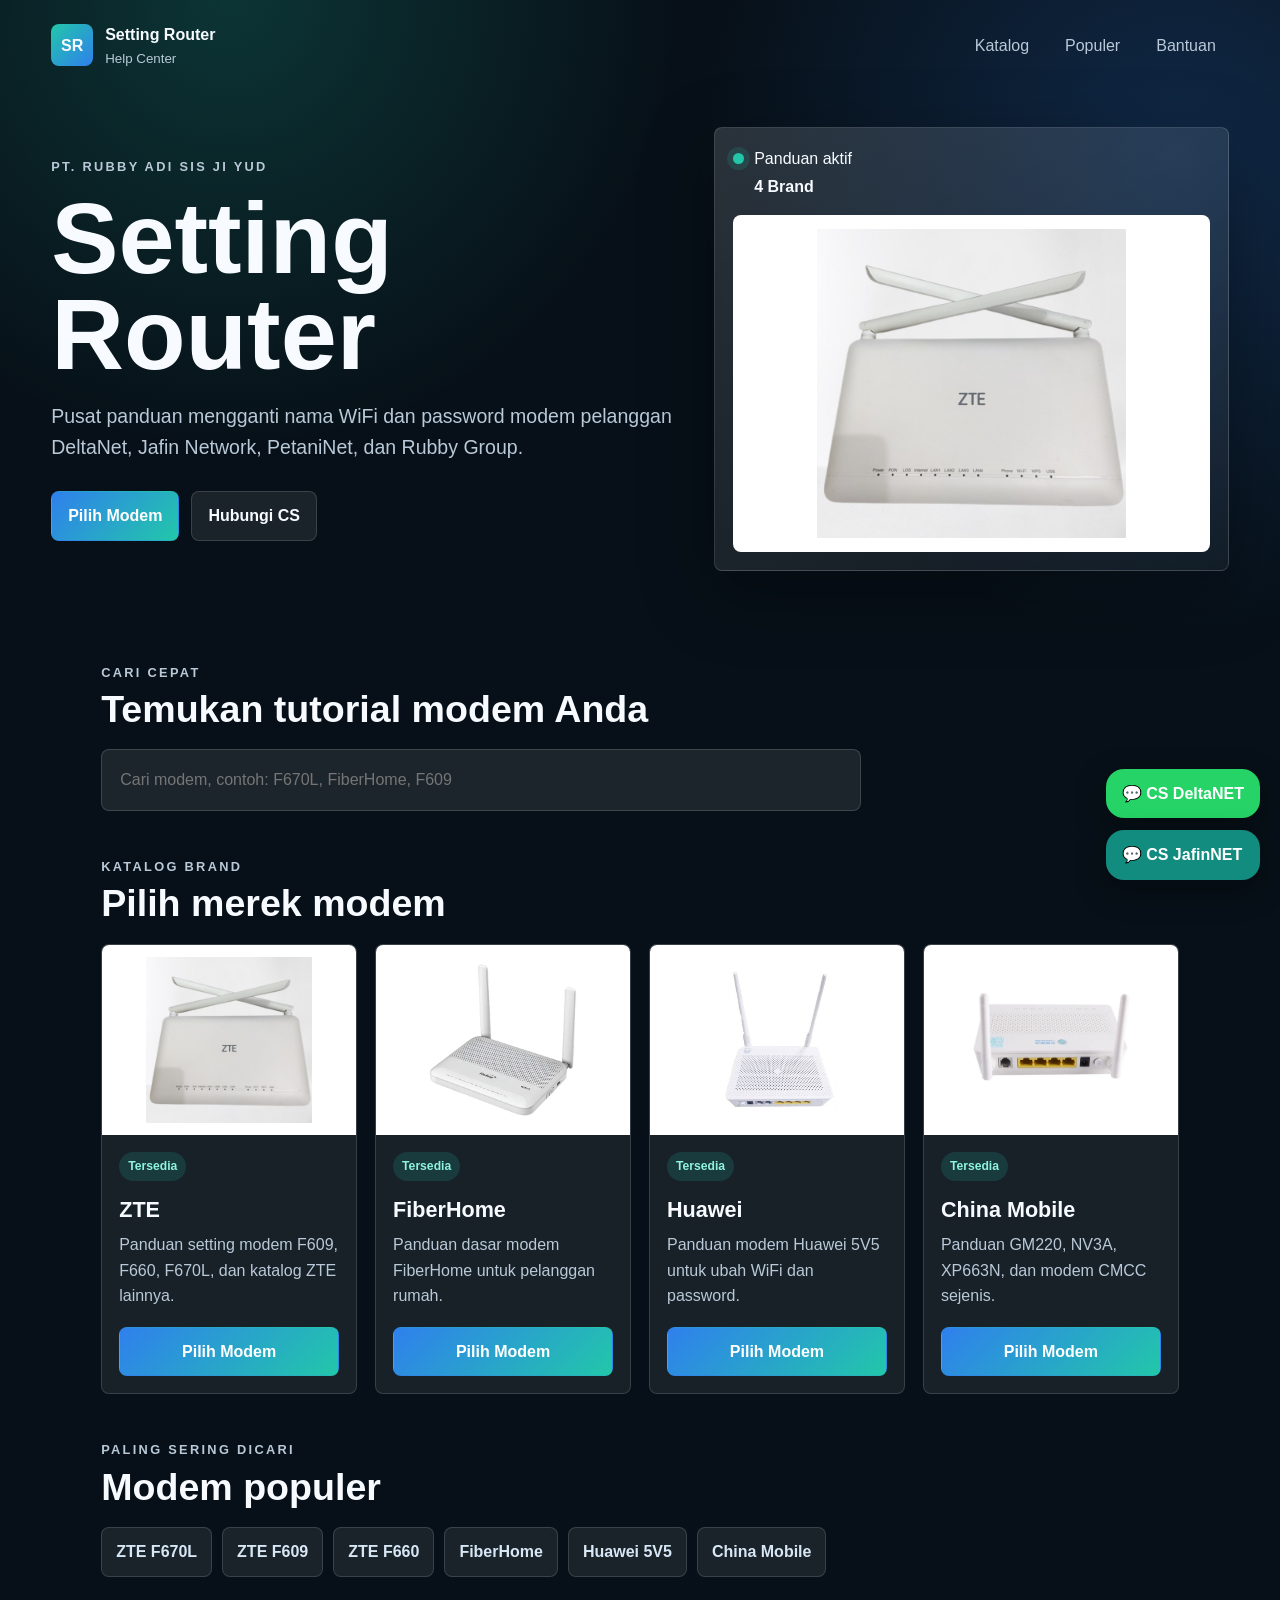
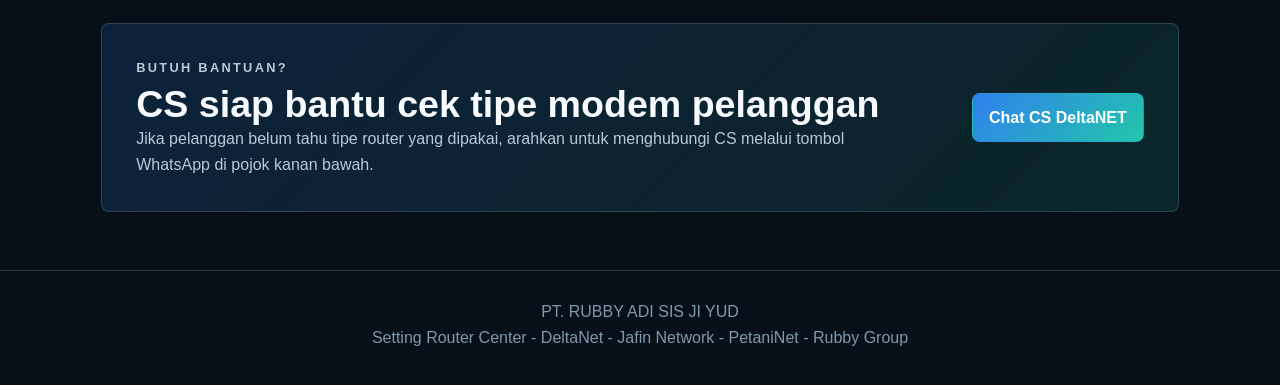
<file: index.html>
<!doctype html>
<html lang="id">
  <head>
    <meta charset="UTF-8" />
    <meta name="viewport" content="width=device-width, initial-scale=1.0" />
    <meta
      name="description"
      content="Help center setting router untuk mengganti nama WiFi dan password modem pelanggan DeltaNet, Jafin Network, PetaniNet, dan Rubby Group."
    />
    <title>Setting Router | Help Center</title>
    <link rel="manifest" href="manifest.json" />
    <link rel="stylesheet" href="assets/css/style.css" />
  </head>
  <body>
    <header class="site-header">
      <nav class="topbar" aria-label="Navigasi utama">
        <a class="brand" href="index.html" aria-label="Setting Router Home">
          <span class="brand-mark">SR</span>
          <span>
            <strong>Setting Router</strong>
            <small>Help Center</small>
          </span>
        </a>
        <div class="nav-links">
          <a href="#katalog">Katalog</a>
          <a href="#populer">Populer</a>
          <a href="#bantuan">Bantuan</a>
        </div>
      </nav>

      <section class="hero-section">
        <div class="hero-copy">
          <h3><p class="eyebrow">PT. RUBBY ADI SIS JI YUD</p><h3>
          <h1>Setting Router</h1>
          <p class="hero-text">
            Pusat panduan mengganti nama WiFi dan password modem pelanggan
            DeltaNet, Jafin Network, PetaniNet, dan Rubby Group.
          </p>
          <div class="hero-actions">
            <a class="btn primary" href="#katalog">Pilih Modem</a>
            <a class="btn secondary" href="#bantuan">Hubungi CS</a>
          </div>
        </div>

        <div class="hero-panel" aria-label="Ringkasan layanan">
          <div class="status-card">
            <span class="status-dot"></span>
            <span>Panduan aktif</span>
            <strong>4 Brand</strong>
          </div>
          <div class="router-preview">
            <img src="images/ZTE-ZXHN-F609.jpg" alt="Modem ZTE F609" />
          </div>
        </div>
      </section>
    </header>

    <main class="container">
      <section class="search-section" aria-label="Cari modem">
        <div class="section-heading">
          <p class="eyebrow">Cari cepat</p>
          <h2>Temukan tutorial modem Anda</h2>
        </div>
        <div class="searchbox">
          <input
            type="search"
            id="globalSearch"
            placeholder="Cari modem, contoh: F670L, FiberHome, F609"
            autocomplete="off"
          />
        </div>
        <div class="results" id="results" aria-live="polite"></div>
      </section>

      <section class="catalog-section" id="katalog">
        <div class="section-heading">
          <p class="eyebrow">Katalog brand</p>
          <h2>Pilih merek modem</h2>
        </div>

        <div class="cards">
          <article class="card">
            <img src="images/ZTE-ZXHN-F609.jpg" alt="Modem ZTE" />
            <div class="content">
              <span class="pill available">Tersedia</span>
              <h3>ZTE</h3>
              <p>Panduan setting modem F609, F660, F670L, dan katalog ZTE lainnya.</p>
              <a class="btn card-btn" href="zte.html">Pilih Modem</a>
            </div>
          </article>

          <article class="card">
            <img src="images/fiberhome.png" alt="Modem FiberHome" />
            <div class="content">
              <span class="pill available">Tersedia</span>
              <h3>FiberHome</h3>
              <p>Panduan dasar modem FiberHome untuk pelanggan rumah.</p>
              <a class="btn card-btn" href="fiberhome.html">Pilih Modem</a>
            </div>
          </article>

          <article class="card">
            <img src="images/huawei.png" alt="Modem Huawei" />
            <div class="content">
              <span class="pill available">Tersedia</span>
              <h3>Huawei</h3>
              <p>Panduan modem Huawei 5V5 untuk ubah WiFi dan password.</p>
              <a class="btn card-btn" href="huawei.html">Pilih Modem</a>
            </div>
          </article>

          <article class="card">
            <img src="images/chinamobile.png" alt="Modem China Mobile" />
            <div class="content">
              <span class="pill available">Tersedia</span>
              <h3>China Mobile</h3>
              <p>Panduan GM220, NV3A, XP663N, dan modem CMCC sejenis.</p>
              <a class="btn card-btn" href="chinamobile.html">Pilih Modem</a>
            </div>
          </article>
        </div>
      </section>

      <section class="popular" id="populer">
        <div class="section-heading">
          <p class="eyebrow">Paling sering dicari</p>
          <h2>Modem populer</h2>
        </div>
        <div class="popular-list">
          <a class="tag" href="zte670l.html">ZTE F670L</a>
          <a class="tag" href="zte-f609.html">ZTE F609</a>
          <a class="tag" href="zte-f660.html">ZTE F660</a>
          <a class="tag" href="fiberhome.html">FiberHome</a>
          <a class="tag" href="huawei.html">Huawei 5V5</a>
          <a class="tag" href="chinamobile.html">China Mobile</a>
        </div>
      </section>

      <section class="help-section" id="bantuan">
        <div>
          <p class="eyebrow">Butuh bantuan?</p>
          <h2>CS siap bantu cek tipe modem pelanggan</h2>
          <p>
            Jika pelanggan belum tahu tipe router yang dipakai, arahkan untuk
            menghubungi CS melalui tombol WhatsApp di pojok kanan bawah.
          </p>
        </div>
        <a
          class="btn primary"
          href="https://wa.me/6285850102226?text=halo%20admin%2C%20saya%20butuh%20bantuan%20tatacara%20ganti%20nama%2Fpassword%20wifi%2C%20router%20apakah%20yang%20saya%20pakai%20sekarang%3F"
          target="_blank"
          rel="noopener"
        >
          Chat CS DeltaNET
        </a>
      </section>
    </main>

    <footer class="footer">
      <p>PT. RUBBY ADI SIS JI YUD</p>
      <p>Setting Router Center - DeltaNet - Jafin Network - PetaniNet - Rubby Group</p>
    </footer>

    <script src="assets/js/modem-data.js"></script>
    <script src="assets/js/app.js"></script>
    <script src="floating-wa.js"></script>
  </body>
</html>
</file>
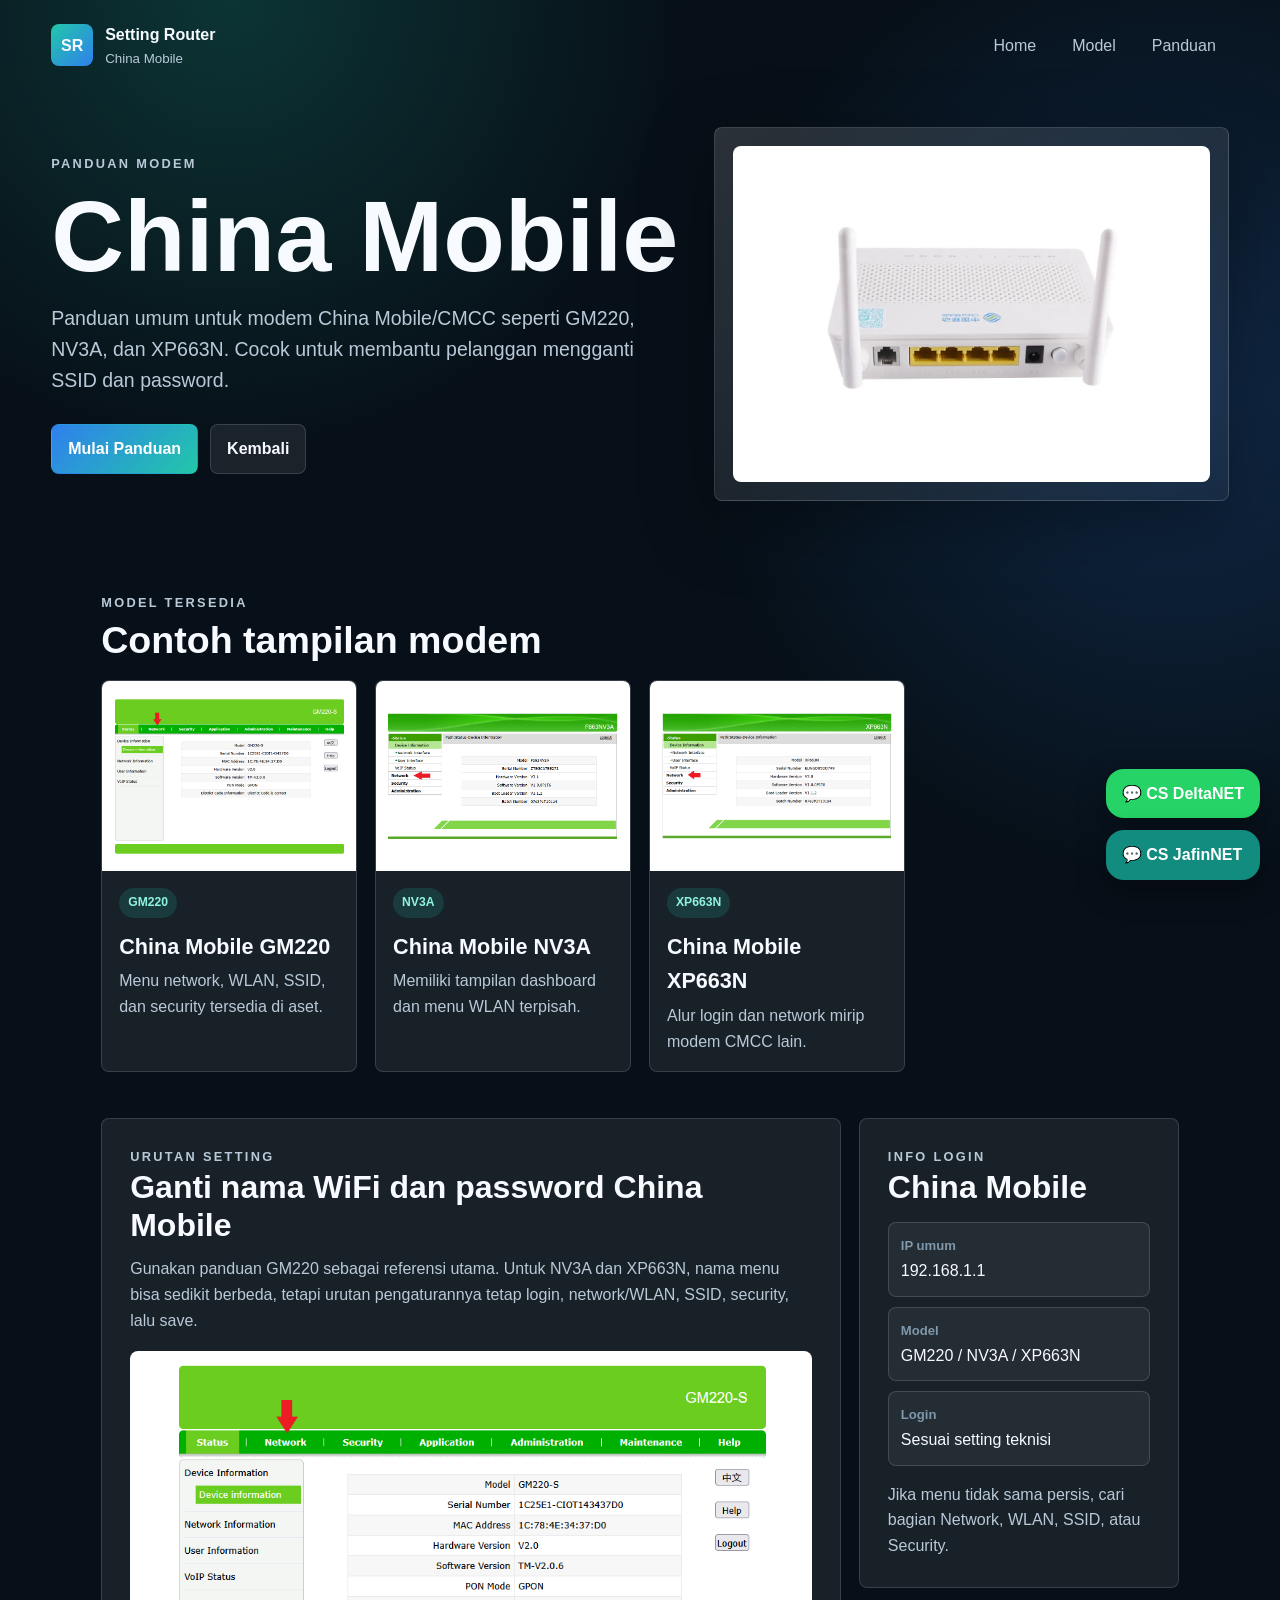
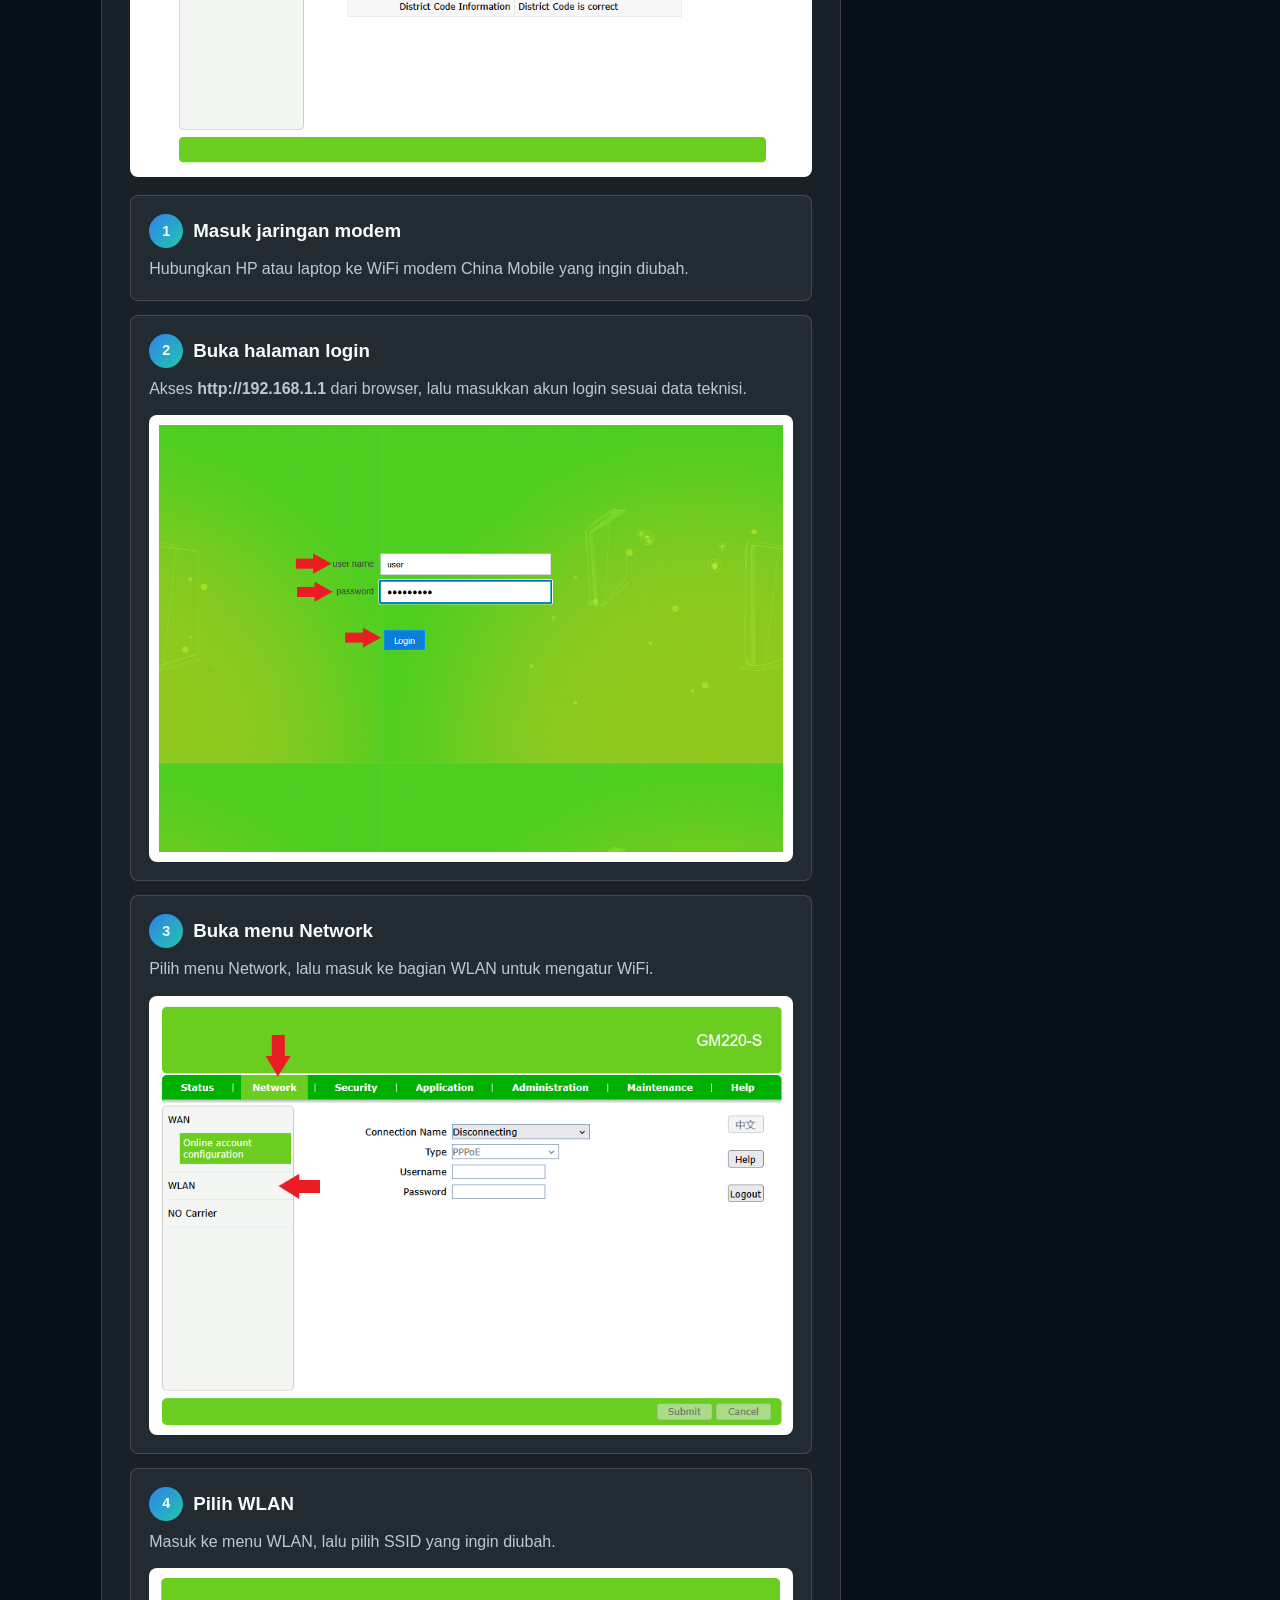
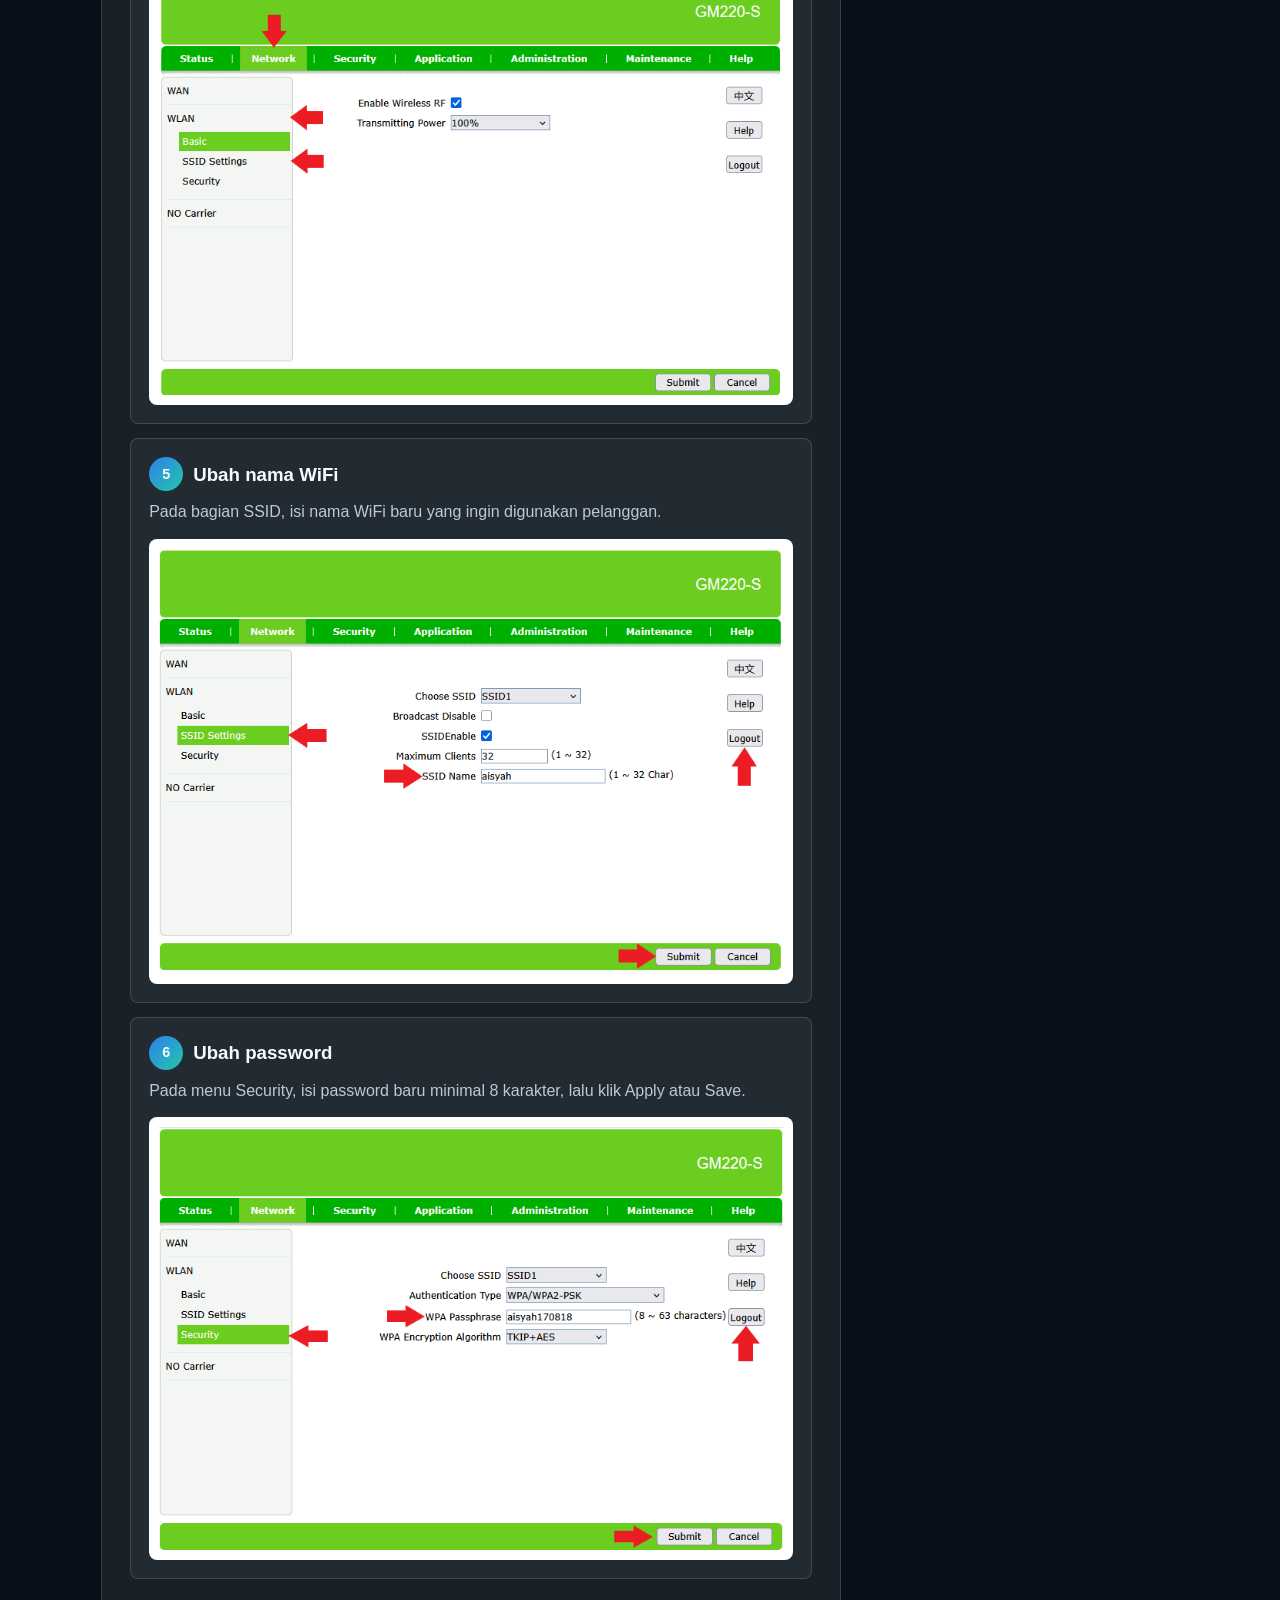
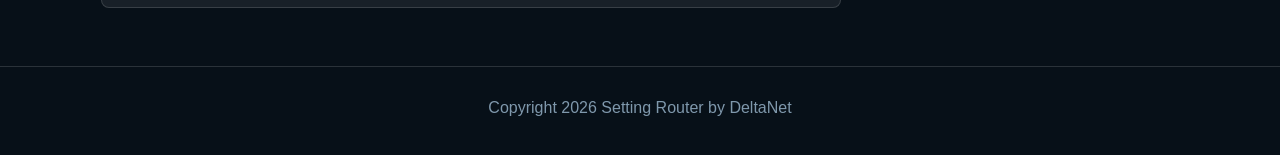
<file: chinamobile.html>
<!doctype html>
<html lang="id">
  <head>
    <meta charset="UTF-8" />
    <meta name="viewport" content="width=device-width, initial-scale=1.0" />
    <meta
      name="description"
      content="Panduan China Mobile, GM220, NV3A, dan XP663N untuk mengganti nama WiFi dan password."
    />
    <title>China Mobile | Setting Router</title>
    <link rel="stylesheet" href="assets/css/style.css" />
  </head>
  <body>
    <header class="site-header">
      <nav class="topbar" aria-label="Navigasi China Mobile">
        <a class="brand" href="index.html" aria-label="Setting Router Home">
          <span class="brand-mark">SR</span>
          <span>
            <strong>Setting Router</strong>
            <small>China Mobile</small>
          </span>
        </a>
        <div class="nav-links">
          <a href="index.html">Home</a>
          <a href="#model">Model</a>
          <a href="#panduan">Panduan</a>
        </div>
      </nav>

      <section class="hero-section">
        <div class="hero-copy">
          <p class="eyebrow">Panduan modem</p>
          <h1>China Mobile</h1>
          <p class="hero-text">
            Panduan umum untuk modem China Mobile/CMCC seperti GM220, NV3A, dan
            XP663N. Cocok untuk membantu pelanggan mengganti SSID dan password.
          </p>
          <div class="hero-actions">
            <a class="btn primary" href="#panduan">Mulai Panduan</a>
            <a class="btn secondary" href="index.html">Kembali</a>
          </div>
        </div>
        <div class="hero-panel">
          <div class="router-preview">
            <img src="images/chinamobile.png" alt="Modem China Mobile" />
          </div>
        </div>
      </section>
    </header>

    <main class="container">
      <section class="catalog-section" id="model">
        <div class="section-heading">
          <p class="eyebrow">Model tersedia</p>
          <h2>Contoh tampilan modem</h2>
        </div>

        <div class="cards">
          <article class="card">
            <img src="images/GM220/dashboard utama.png" alt="Dashboard GM220" />
            <div class="content">
              <span class="pill available">GM220</span>
              <h3>China Mobile GM220</h3>
              <p>Menu network, WLAN, SSID, dan security tersedia di aset.</p>
            </div>
          </article>

          <article class="card">
            <img src="images/NV3A/Dashboard Utama.png" alt="Dashboard NV3A" />
            <div class="content">
              <span class="pill available">NV3A</span>
              <h3>China Mobile NV3A</h3>
              <p>Memiliki tampilan dashboard dan menu WLAN terpisah.</p>
            </div>
          </article>

          <article class="card">
            <img src="images/XP663N/dashboard utama.png" alt="Dashboard XP663N" />
            <div class="content">
              <span class="pill available">XP663N</span>
              <h3>China Mobile XP663N</h3>
              <p>Alur login dan network mirip modem CMCC lain.</p>
            </div>
          </article>
        </div>
      </section>

      <section class="guide-layout" id="panduan">
        <article class="guide-card">
          <p class="eyebrow">Urutan setting</p>
          <h2>Ganti nama WiFi dan password China Mobile</h2>
          <p>
            Gunakan panduan GM220 sebagai referensi utama. Untuk NV3A dan
            XP663N, nama menu bisa sedikit berbeda, tetapi urutan pengaturannya
            tetap login, network/WLAN, SSID, security, lalu save.
          </p>

          <img
            class="device-image"
            src="images/GM220/dashboard utama.png"
            alt="Dashboard utama GM220"
          />

          <div class="step-list">
            <section class="step">
              <h3><span class="step-number">1</span>Masuk jaringan modem</h3>
              <p>
                Hubungkan HP atau laptop ke WiFi modem China Mobile yang ingin
                diubah.
              </p>
            </section>

            <section class="step">
              <h3><span class="step-number">2</span>Buka halaman login</h3>
              <p>
                Akses <strong>http://192.168.1.1</strong> dari browser, lalu
                masukkan akun login sesuai data teknisi.
              </p>
              <img src="images/GM220/dashboard login.png" alt="Login GM220" />
            </section>

            <section class="step">
              <h3><span class="step-number">3</span>Buka menu Network</h3>
              <p>
                Pilih menu Network, lalu masuk ke bagian WLAN untuk mengatur
                WiFi.
              </p>
              <img
                src="images/GM220/dashboard network.png"
                alt="Menu network GM220"
              />
            </section>

            <section class="step">
              <h3><span class="step-number">4</span>Pilih WLAN</h3>
              <p>
                Masuk ke menu WLAN, lalu pilih SSID yang ingin diubah.
              </p>
              <img
                src="images/GM220/dashboard network - wlan.png"
                alt="Menu WLAN GM220"
              />
            </section>

            <section class="step">
              <h3><span class="step-number">5</span>Ubah nama WiFi</h3>
              <p>
                Pada bagian SSID, isi nama WiFi baru yang ingin digunakan
                pelanggan.
              </p>
              <img
                src="images/GM220/dashboard network - ssid.png"
                alt="Pengaturan SSID GM220"
              />
            </section>

            <section class="step">
              <h3><span class="step-number">6</span>Ubah password</h3>
              <p>
                Pada menu Security, isi password baru minimal 8 karakter, lalu
                klik Apply atau Save.
              </p>
              <img
                src="images/GM220/dashboard network - security.png"
                alt="Pengaturan security GM220"
              />
            </section>
          </div>
        </article>

        <aside class="summary-card">
          <p class="eyebrow">Info login</p>
          <h2>China Mobile</h2>
          <div class="info-grid">
            <div class="info-box"><span>IP umum</span>192.168.1.1</div>
            <div class="info-box"><span>Model</span>GM220 / NV3A / XP663N</div>
            <div class="info-box"><span>Login</span>Sesuai setting teknisi</div>
          </div>
          <p style="margin-top: 16px">
            Jika menu tidak sama persis, cari bagian Network, WLAN, SSID, atau
            Security.
          </p>
        </aside>
      </section>
    </main>

    <footer class="footer">Copyright 2026 Setting Router by DeltaNet</footer>
    <script src="floating-wa.js"></script>
  </body>
</html>
</file>
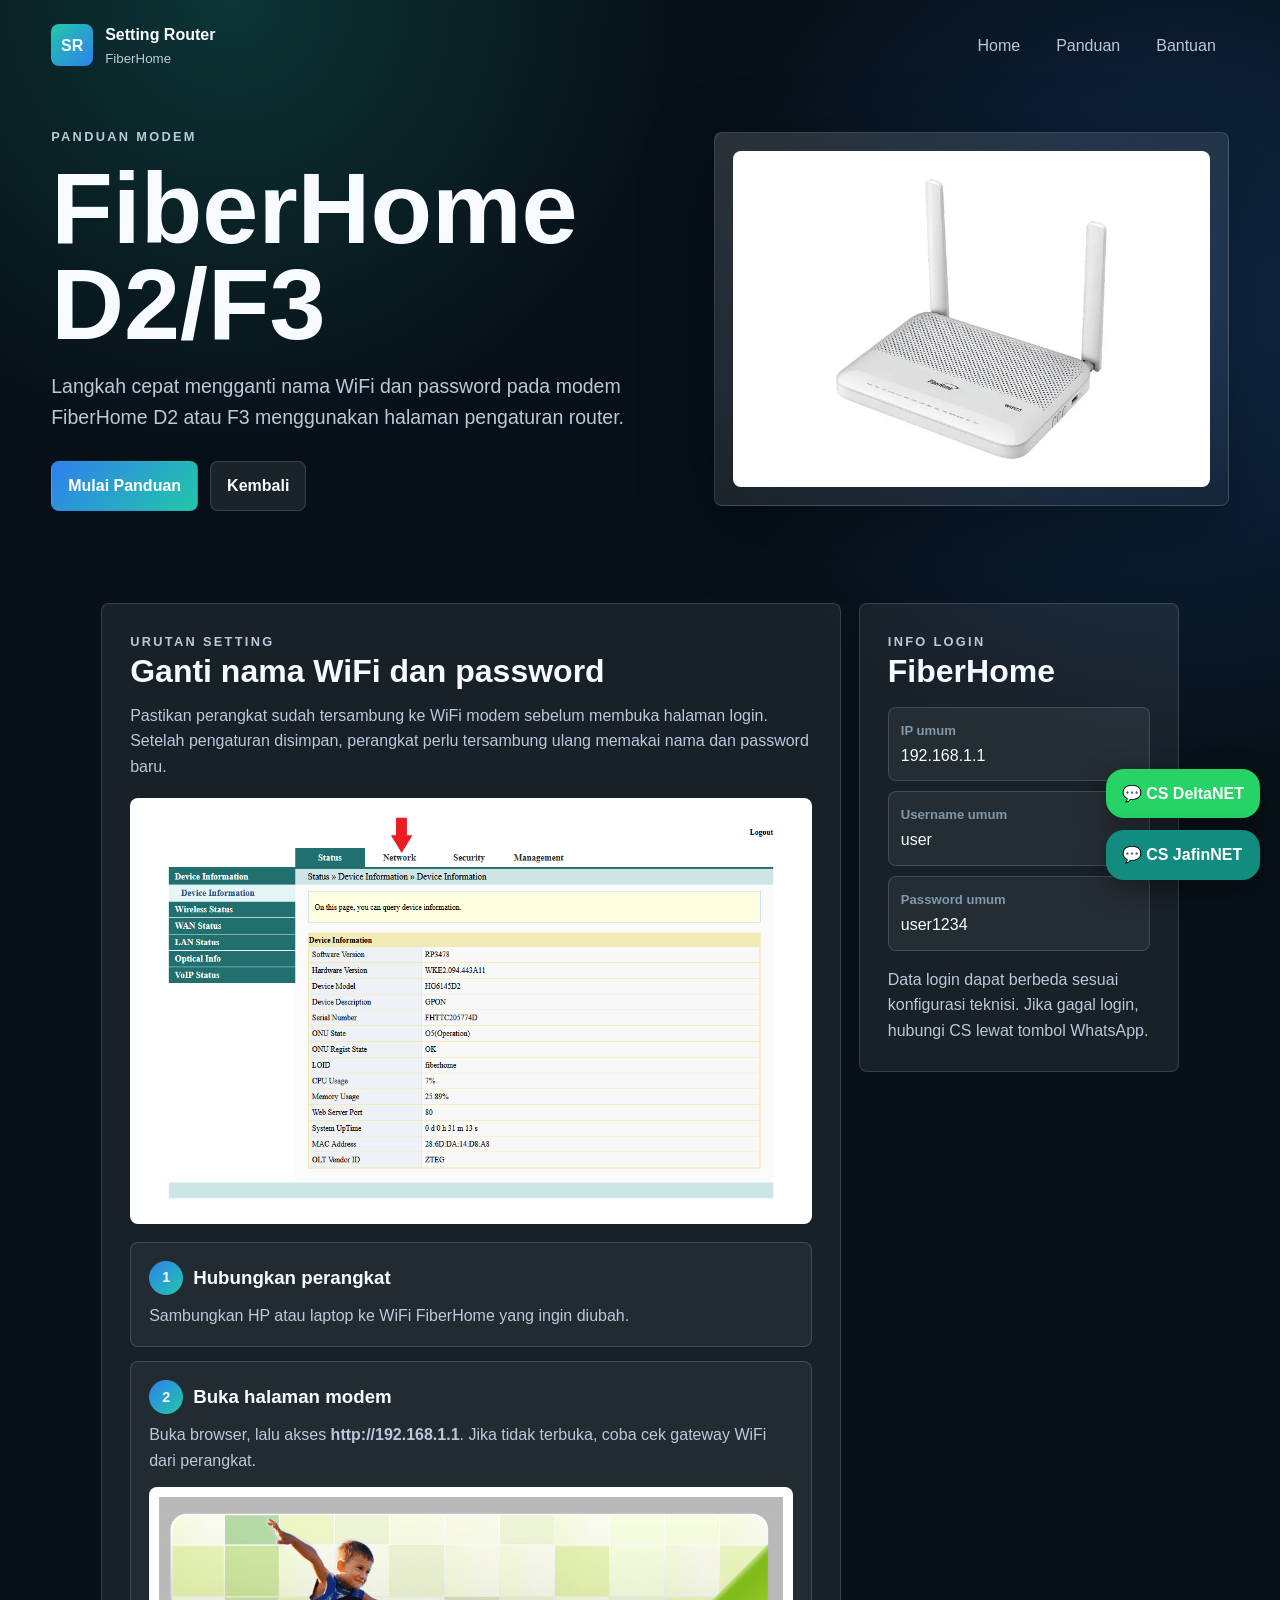
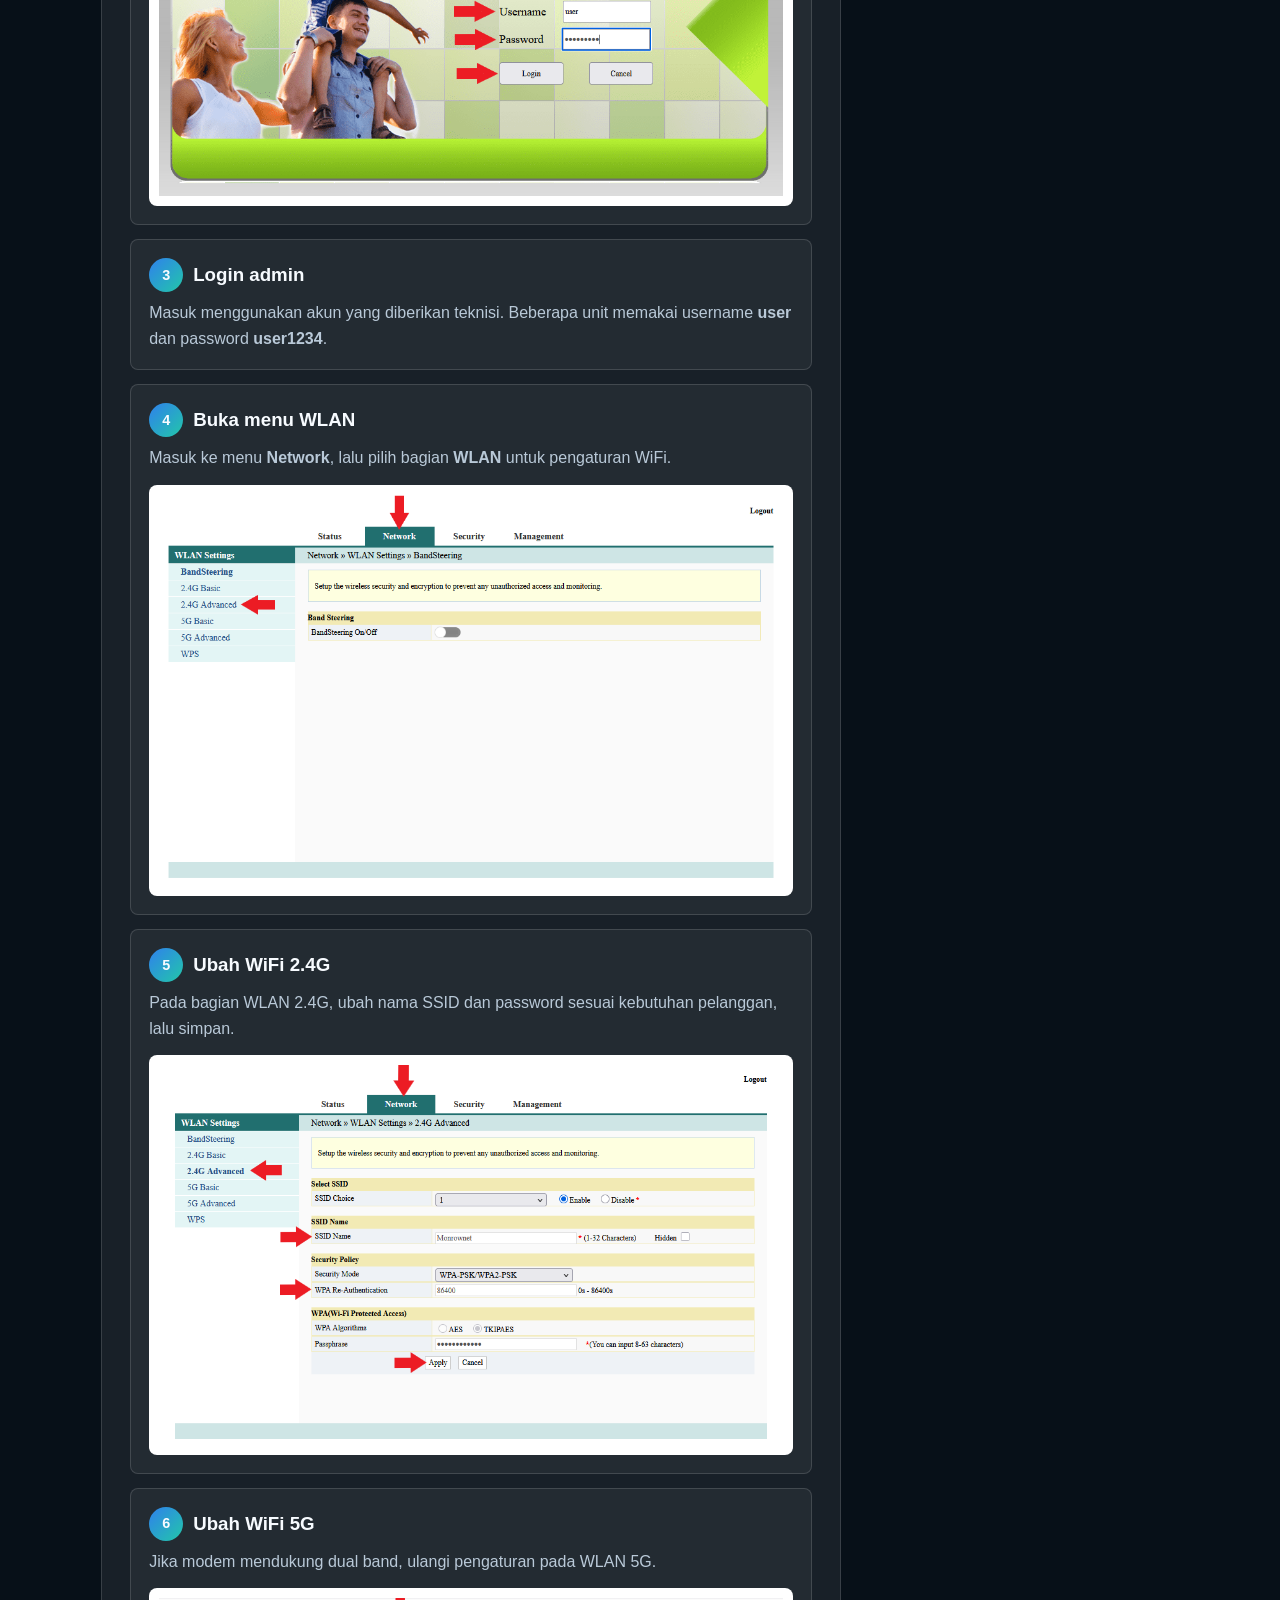
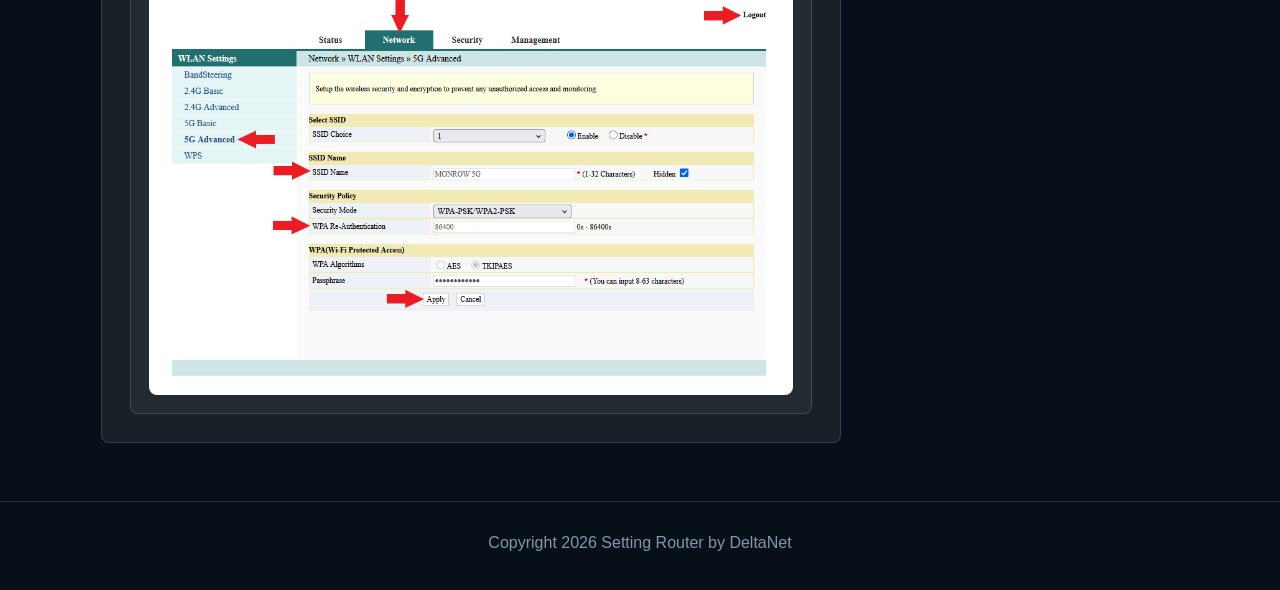
<file: fiberhome.html>
<!doctype html>
<html lang="id">
  <head>
    <meta charset="UTF-8" />
    <meta name="viewport" content="width=device-width, initial-scale=1.0" />
    <meta
      name="description"
      content="Panduan FiberHome D2 dan F3 untuk mengganti nama WiFi dan password."
    />
    <title>FiberHome D2/F3 | Setting Router</title>
    <link rel="stylesheet" href="assets/css/style.css" />
  </head>
  <body>
    <header class="site-header">
      <nav class="topbar" aria-label="Navigasi FiberHome">
        <a class="brand" href="index.html" aria-label="Setting Router Home">
          <span class="brand-mark">SR</span>
          <span>
            <strong>Setting Router</strong>
            <small>FiberHome</small>
          </span>
        </a>
        <div class="nav-links">
          <a href="index.html">Home</a>
          <a href="#panduan">Panduan</a>
          <a href="#bantuan">Bantuan</a>
        </div>
      </nav>

      <section class="hero-section">
        <div class="hero-copy">
          <p class="eyebrow">Panduan modem</p>
          <h1>FiberHome D2/F3</h1>
          <p class="hero-text">
            Langkah cepat mengganti nama WiFi dan password pada modem FiberHome
            D2 atau F3 menggunakan halaman pengaturan router.
          </p>
          <div class="hero-actions">
            <a class="btn primary" href="#panduan">Mulai Panduan</a>
            <a class="btn secondary" href="index.html">Kembali</a>
          </div>
        </div>
        <div class="hero-panel">
          <div class="router-preview">
            <img src="images/fiberhome.png" alt="Modem FiberHome" />
          </div>
        </div>
      </section>
    </header>

    <main class="container">
      <section class="guide-layout" id="panduan">
        <article class="guide-card">
          <p class="eyebrow">Urutan setting</p>
          <h2>Ganti nama WiFi dan password</h2>
          <p>
            Pastikan perangkat sudah tersambung ke WiFi modem sebelum membuka
            halaman login. Setelah pengaturan disimpan, perangkat perlu
            tersambung ulang memakai nama dan password baru.
          </p>

          <img
            class="device-image"
            src="images/FIBERHOME D2&F3/dashboard utama.png"
            alt="Dashboard utama FiberHome"
          />

          <div class="step-list">
            <section class="step">
              <h3><span class="step-number">1</span>Hubungkan perangkat</h3>
              <p>
                Sambungkan HP atau laptop ke WiFi FiberHome yang ingin diubah.
              </p>
            </section>

            <section class="step">
              <h3><span class="step-number">2</span>Buka halaman modem</h3>
              <p>
                Buka browser, lalu akses <strong>http://192.168.1.1</strong>.
                Jika tidak terbuka, coba cek gateway WiFi dari perangkat.
              </p>
              <img
                src="images/FIBERHOME D2&F3/dashboard login.png"
                alt="Login FiberHome"
              />
            </section>

            <section class="step">
              <h3><span class="step-number">3</span>Login admin</h3>
              <p>
                Masuk menggunakan akun yang diberikan teknisi. Beberapa unit
                memakai username <strong>user</strong> dan password
                <strong>user1234</strong>.
              </p>
            </section>

            <section class="step">
              <h3><span class="step-number">4</span>Buka menu WLAN</h3>
              <p>
                Masuk ke menu <strong>Network</strong>, lalu pilih bagian
                <strong>WLAN</strong> untuk pengaturan WiFi.
              </p>
              <img
                src="images/FIBERHOME D2&F3/dashboard network.png"
                alt="Menu network FiberHome"
              />
            </section>

            <section class="step">
              <h3><span class="step-number">5</span>Ubah WiFi 2.4G</h3>
              <p>
                Pada bagian WLAN 2.4G, ubah nama SSID dan password sesuai
                kebutuhan pelanggan, lalu simpan.
              </p>
              <img
                src="images/FIBERHOME D2&F3/dashboard network - wlan 2.4G.png"
                alt="Pengaturan WLAN 2.4G FiberHome"
              />
            </section>

            <section class="step">
              <h3><span class="step-number">6</span>Ubah WiFi 5G</h3>
              <p>
                Jika modem mendukung dual band, ulangi pengaturan pada WLAN 5G.
              </p>
              <img
                src="images/FIBERHOME D2&F3/dashboard network - wlan 5G.png"
                alt="Pengaturan WLAN 5G FiberHome"
              />
            </section>
          </div>
        </article>

        <aside class="summary-card" id="bantuan">
          <p class="eyebrow">Info login</p>
          <h2>FiberHome</h2>
          <div class="info-grid">
            <div class="info-box"><span>IP umum</span>192.168.1.1</div>
            <div class="info-box"><span>Username umum</span>user</div>
            <div class="info-box"><span>Password umum</span>user1234</div>
          </div>
          <p style="margin-top: 16px">
            Data login dapat berbeda sesuai konfigurasi teknisi. Jika gagal
            login, hubungi CS lewat tombol WhatsApp.
          </p>
        </aside>
      </section>
    </main>

    <footer class="footer">Copyright 2026 Setting Router by DeltaNet</footer>
    <script src="floating-wa.js"></script>
  </body>
</html>
</file>
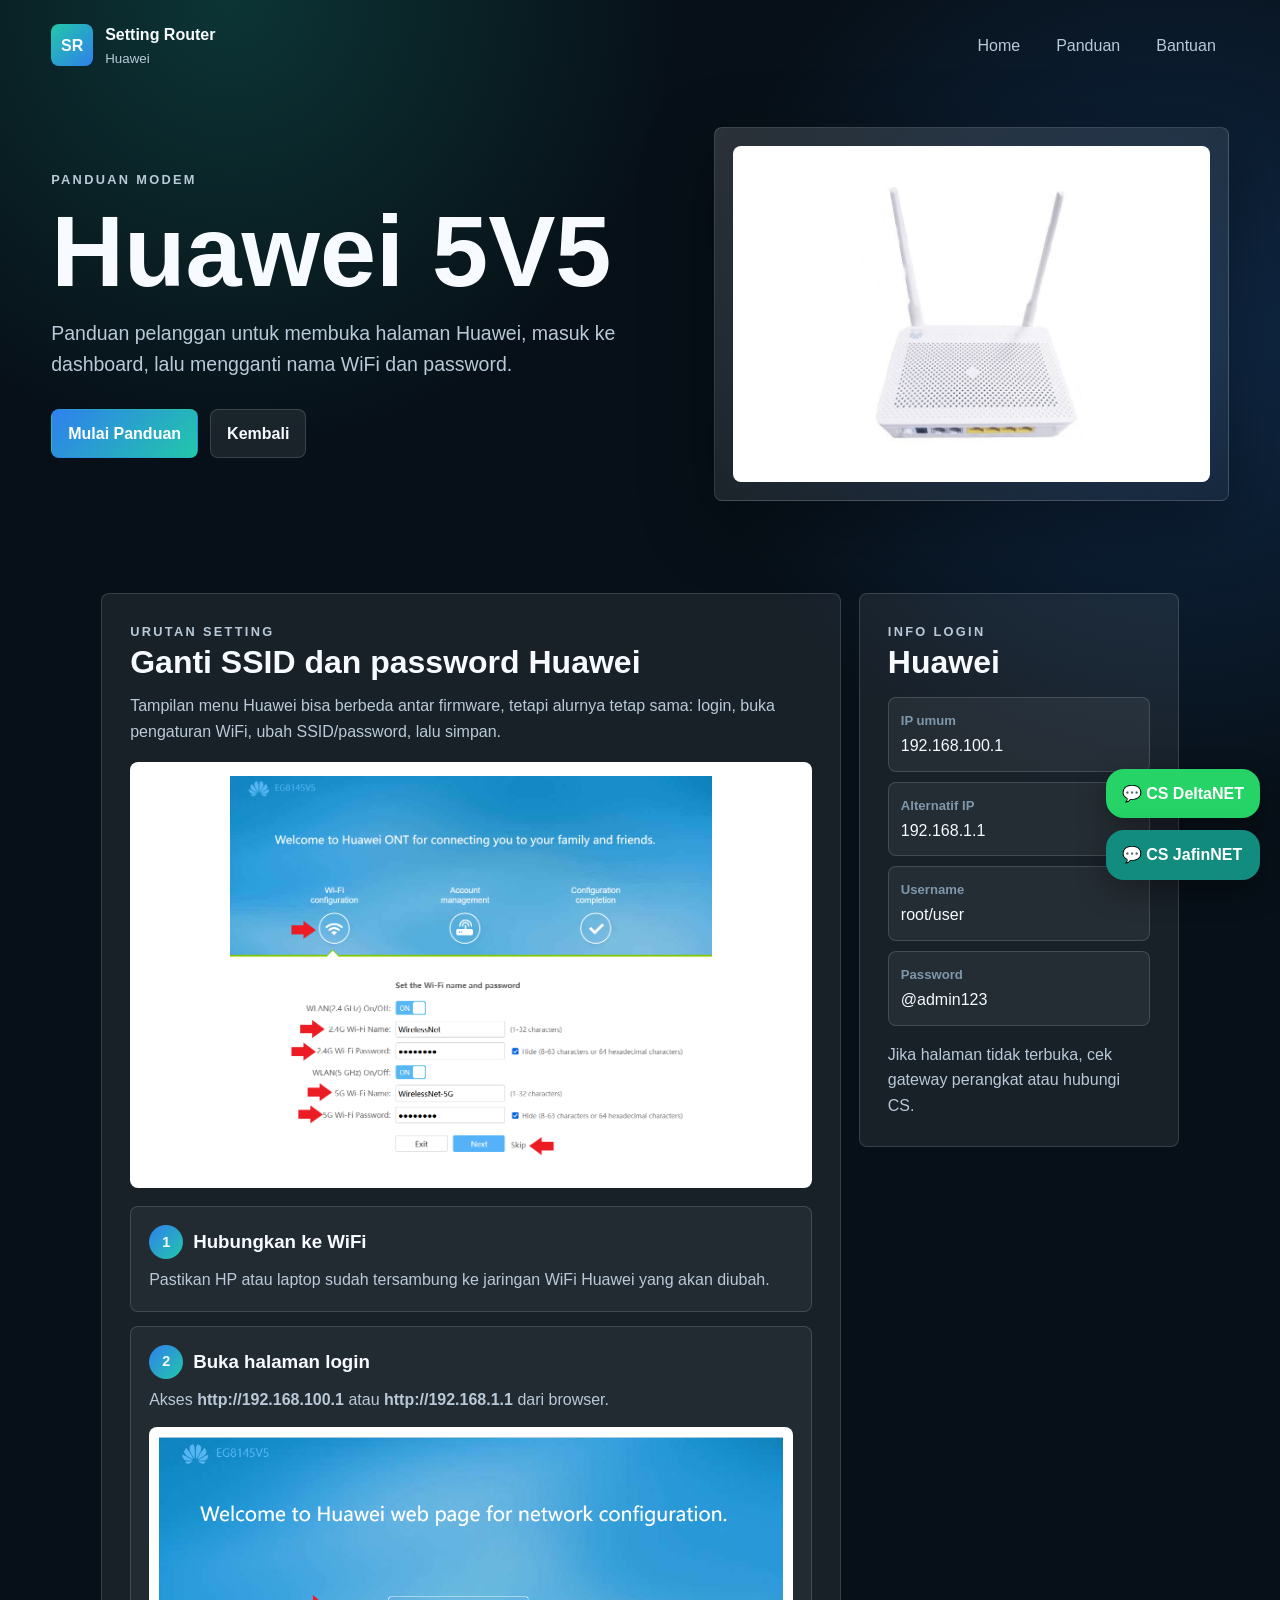
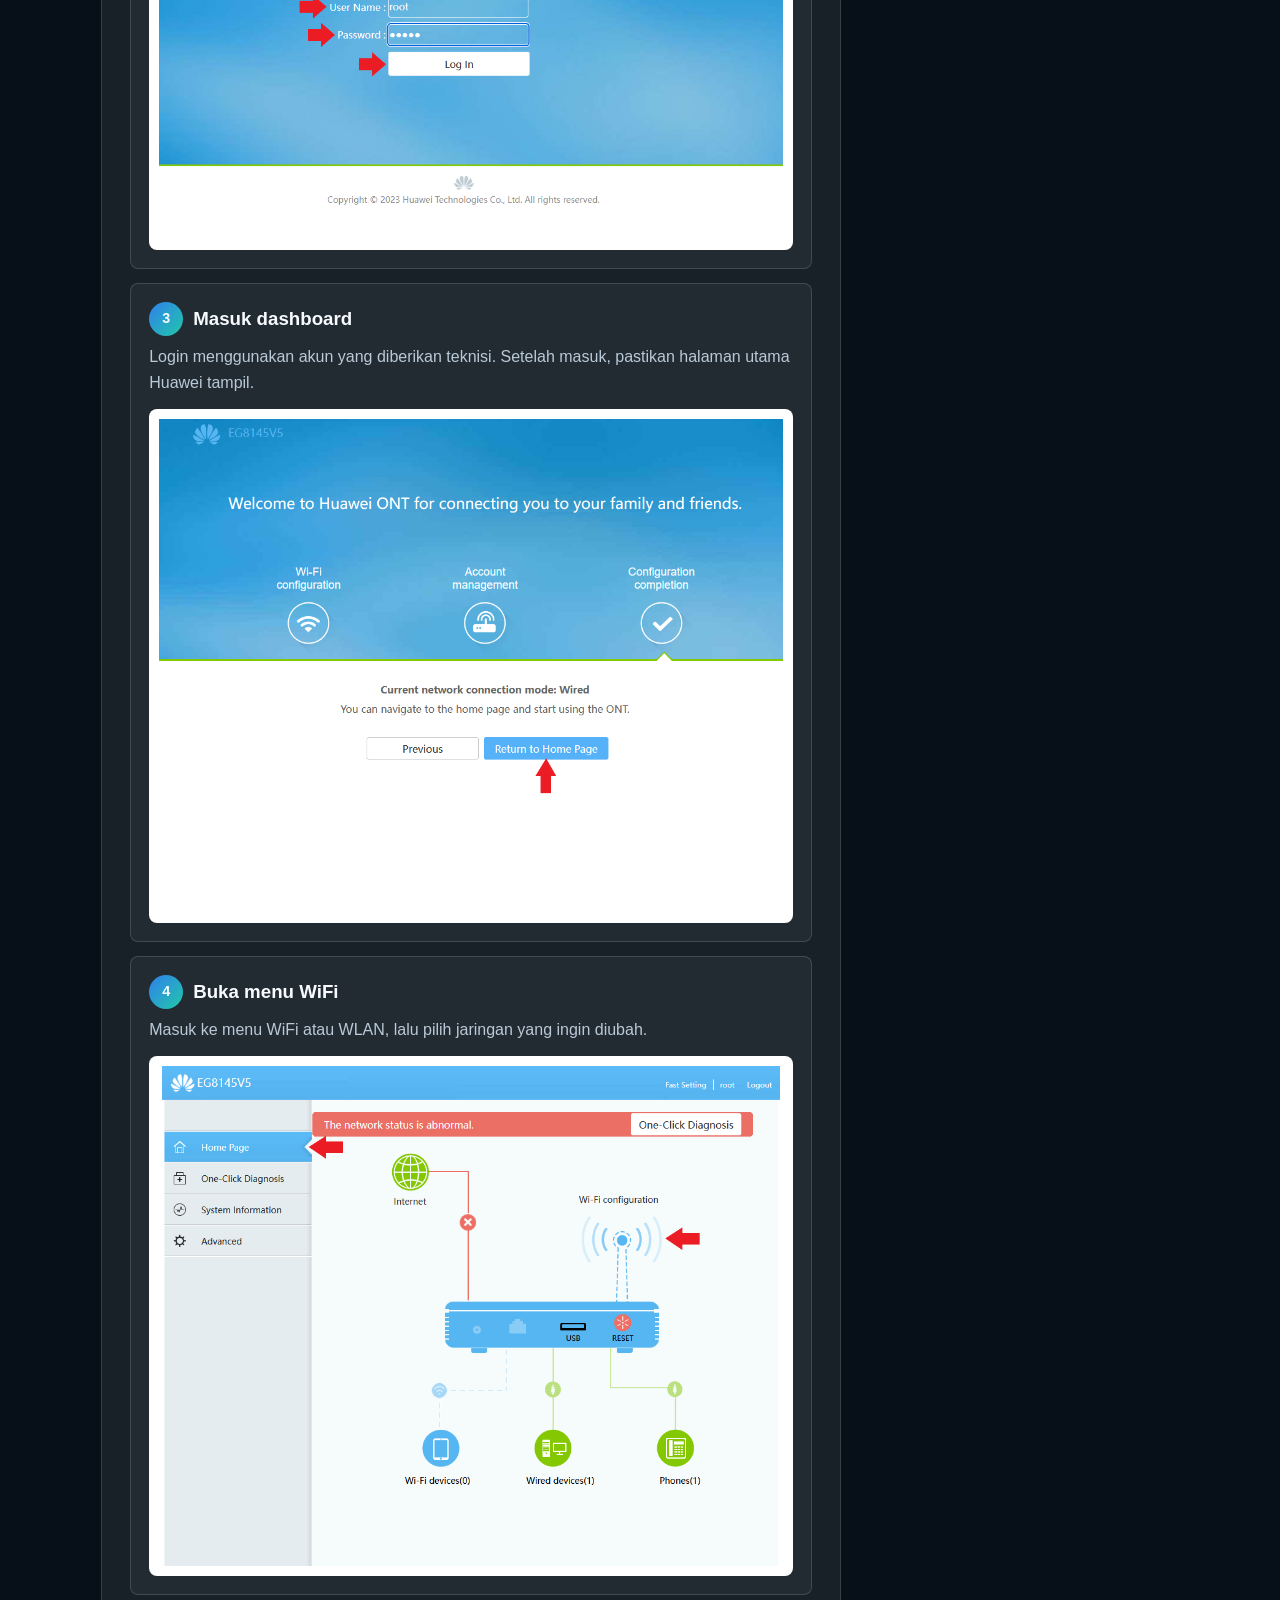
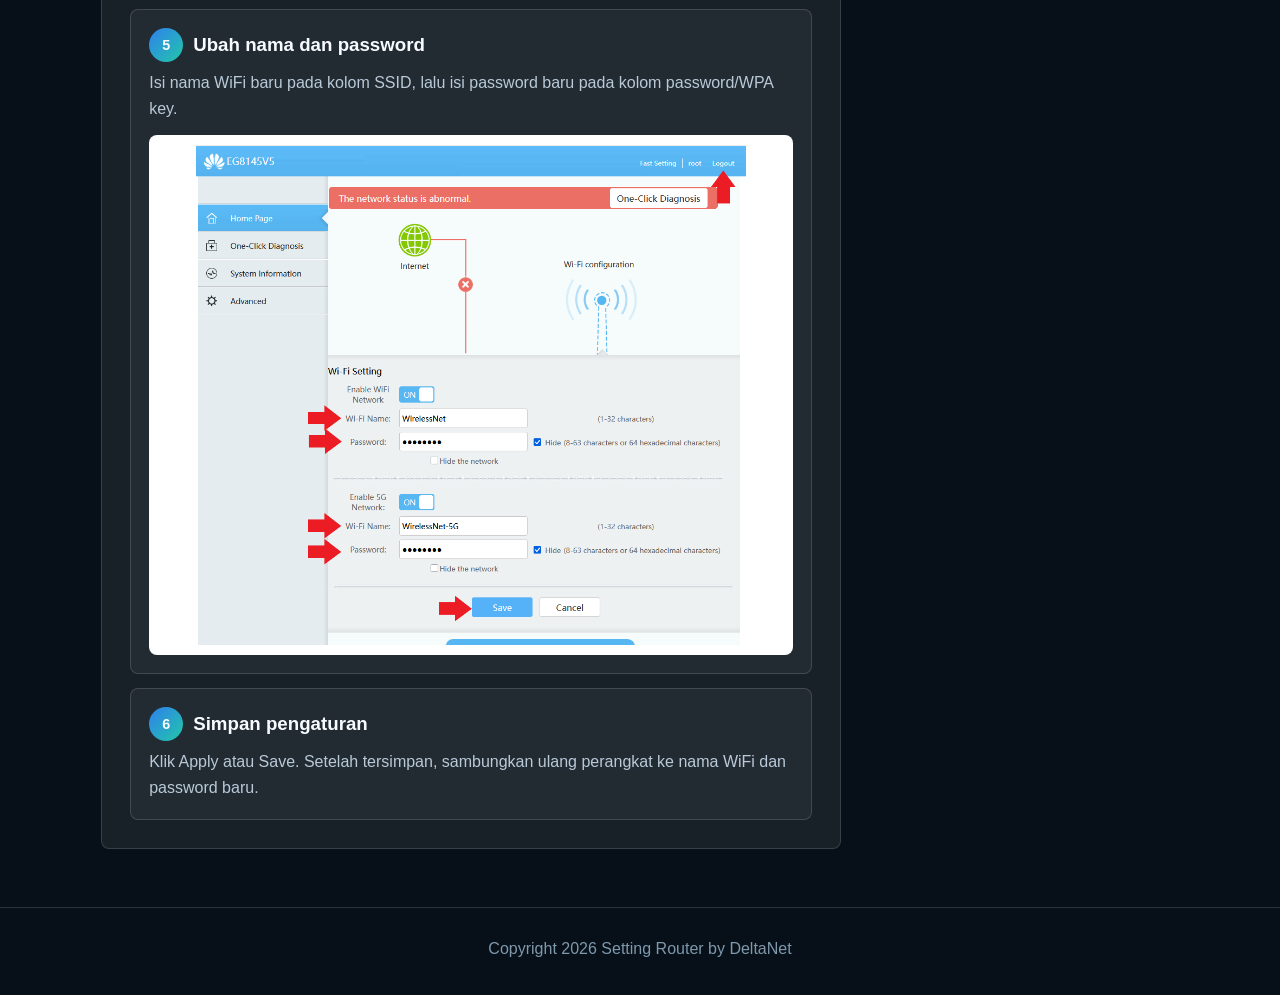
<file: huawei.html>
<!doctype html>
<html lang="id">
  <head>
    <meta charset="UTF-8" />
    <meta name="viewport" content="width=device-width, initial-scale=1.0" />
    <meta
      name="description"
      content="Panduan Huawei 5V5 untuk mengganti nama WiFi dan password router."
    />
    <title>Huawei 5V5 | Setting Router</title>
    <link rel="stylesheet" href="assets/css/style.css" />
  </head>
  <body>
    <header class="site-header">
      <nav class="topbar" aria-label="Navigasi Huawei">
        <a class="brand" href="index.html" aria-label="Setting Router Home">
          <span class="brand-mark">SR</span>
          <span>
            <strong>Setting Router</strong>
            <small>Huawei</small>
          </span>
        </a>
        <div class="nav-links">
          <a href="index.html">Home</a>
          <a href="#panduan">Panduan</a>
          <a href="#bantuan">Bantuan</a>
        </div>
      </nav>

      <section class="hero-section">
        <div class="hero-copy">
          <p class="eyebrow">Panduan modem</p>
          <h1>Huawei 5V5</h1>
          <p class="hero-text">
            Panduan pelanggan untuk membuka halaman Huawei, masuk ke dashboard,
            lalu mengganti nama WiFi dan password.
          </p>
          <div class="hero-actions">
            <a class="btn primary" href="#panduan">Mulai Panduan</a>
            <a class="btn secondary" href="index.html">Kembali</a>
          </div>
        </div>
        <div class="hero-panel">
          <div class="router-preview">
            <img src="images/huawei.png" alt="Modem Huawei" />
          </div>
        </div>
      </section>
    </header>

    <main class="container">
      <section class="guide-layout" id="panduan">
        <article class="guide-card">
          <p class="eyebrow">Urutan setting</p>
          <h2>Ganti SSID dan password Huawei</h2>
          <p>
            Tampilan menu Huawei bisa berbeda antar firmware, tetapi alurnya
            tetap sama: login, buka pengaturan WiFi, ubah SSID/password, lalu
            simpan.
          </p>

          <img
            class="device-image"
            src="images/HUAWEI 5V5/dashboard utama.png"
            alt="Dashboard utama Huawei"
          />

          <div class="step-list">
            <section class="step">
              <h3><span class="step-number">1</span>Hubungkan ke WiFi</h3>
              <p>
                Pastikan HP atau laptop sudah tersambung ke jaringan WiFi Huawei
                yang akan diubah.
              </p>
            </section>

            <section class="step">
              <h3><span class="step-number">2</span>Buka halaman login</h3>
              <p>
                Akses <strong>http://192.168.100.1</strong> atau
                <strong>http://192.168.1.1</strong> dari browser.
              </p>
              <img
                src="images/HUAWEI 5V5/dashboard login.png"
                alt="Login Huawei"
              />
            </section>

            <section class="step">
              <h3><span class="step-number">3</span>Masuk dashboard</h3>
              <p>
                Login menggunakan akun yang diberikan teknisi. Setelah masuk,
                pastikan halaman utama Huawei tampil.
              </p>
              <img
                src="images/HUAWEI 5V5/dashboard home.png"
                alt="Halaman home Huawei"
              />
            </section>

            <section class="step">
              <h3><span class="step-number">4</span>Buka menu WiFi</h3>
              <p>
                Masuk ke menu WiFi atau WLAN, lalu pilih jaringan yang ingin
                diubah.
              </p>
              <img
                src="images/HUAWEI 5V5/dashboard home2.png"
                alt="Menu WiFi Huawei"
              />
            </section>

            <section class="step">
              <h3><span class="step-number">5</span>Ubah nama dan password</h3>
              <p>
                Isi nama WiFi baru pada kolom SSID, lalu isi password baru pada
                kolom password/WPA key.
              </p>
              <img
                src="images/HUAWEI 5V5/dashboard home - wifi.png"
                alt="Pengaturan WiFi Huawei"
              />
            </section>

            <section class="step">
              <h3><span class="step-number">6</span>Simpan pengaturan</h3>
              <p>
                Klik Apply atau Save. Setelah tersimpan, sambungkan ulang
                perangkat ke nama WiFi dan password baru.
              </p>
            </section>
          </div>
        </article>

        <aside class="summary-card" id="bantuan">
          <p class="eyebrow">Info login</p>
          <h2>Huawei</h2>
          <div class="info-grid">
            <div class="info-box"><span>IP umum</span>192.168.100.1</div>
            <div class="info-box"><span>Alternatif IP</span>192.168.1.1</div>
            <div class="info-box"><span>Username</span>root/user</div>
            <div class="info-box"><span>Password</span>@admin123</div>
          </div>
          <p style="margin-top: 16px">
            Jika halaman tidak terbuka, cek gateway perangkat atau hubungi CS.
          </p>
        </aside>
      </section>
    </main>

    <footer class="footer">Copyright 2026 Setting Router by DeltaNet</footer>
    <script src="floating-wa.js"></script>
  </body>
</html>
</file>
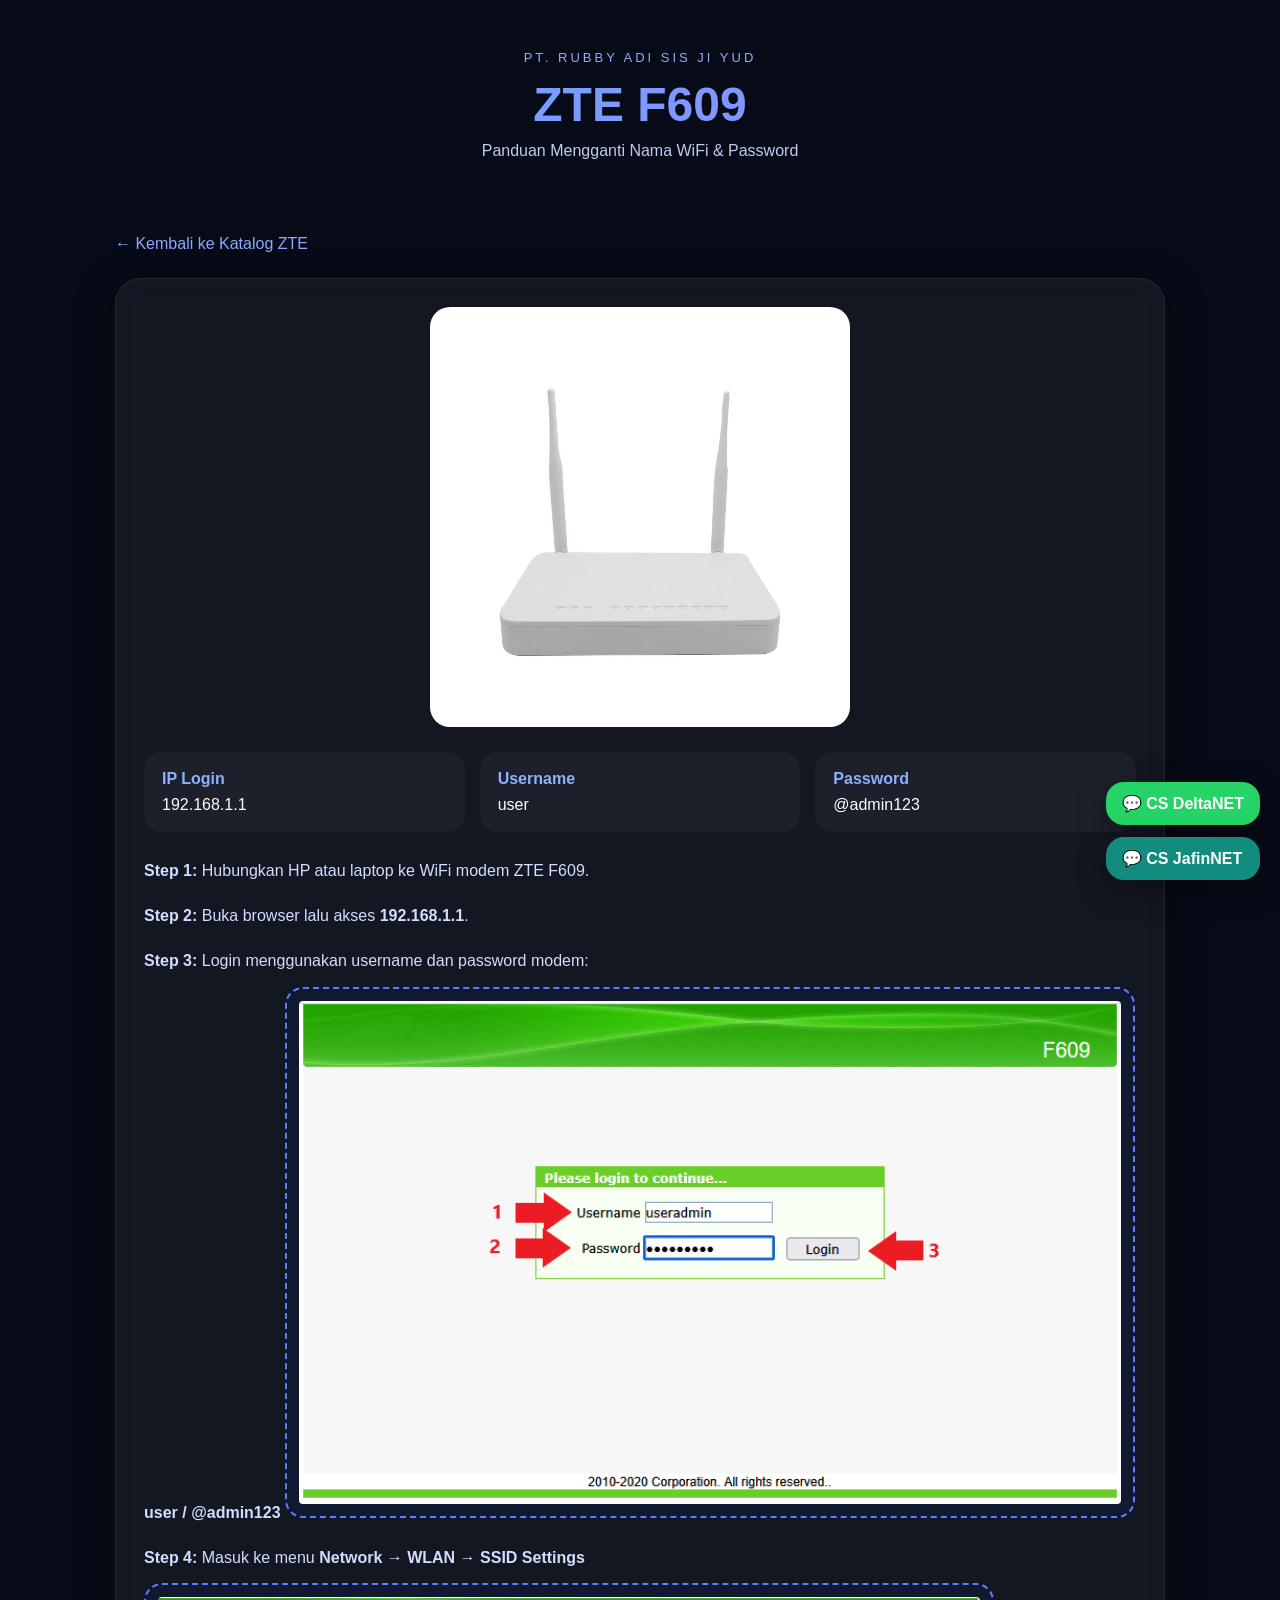
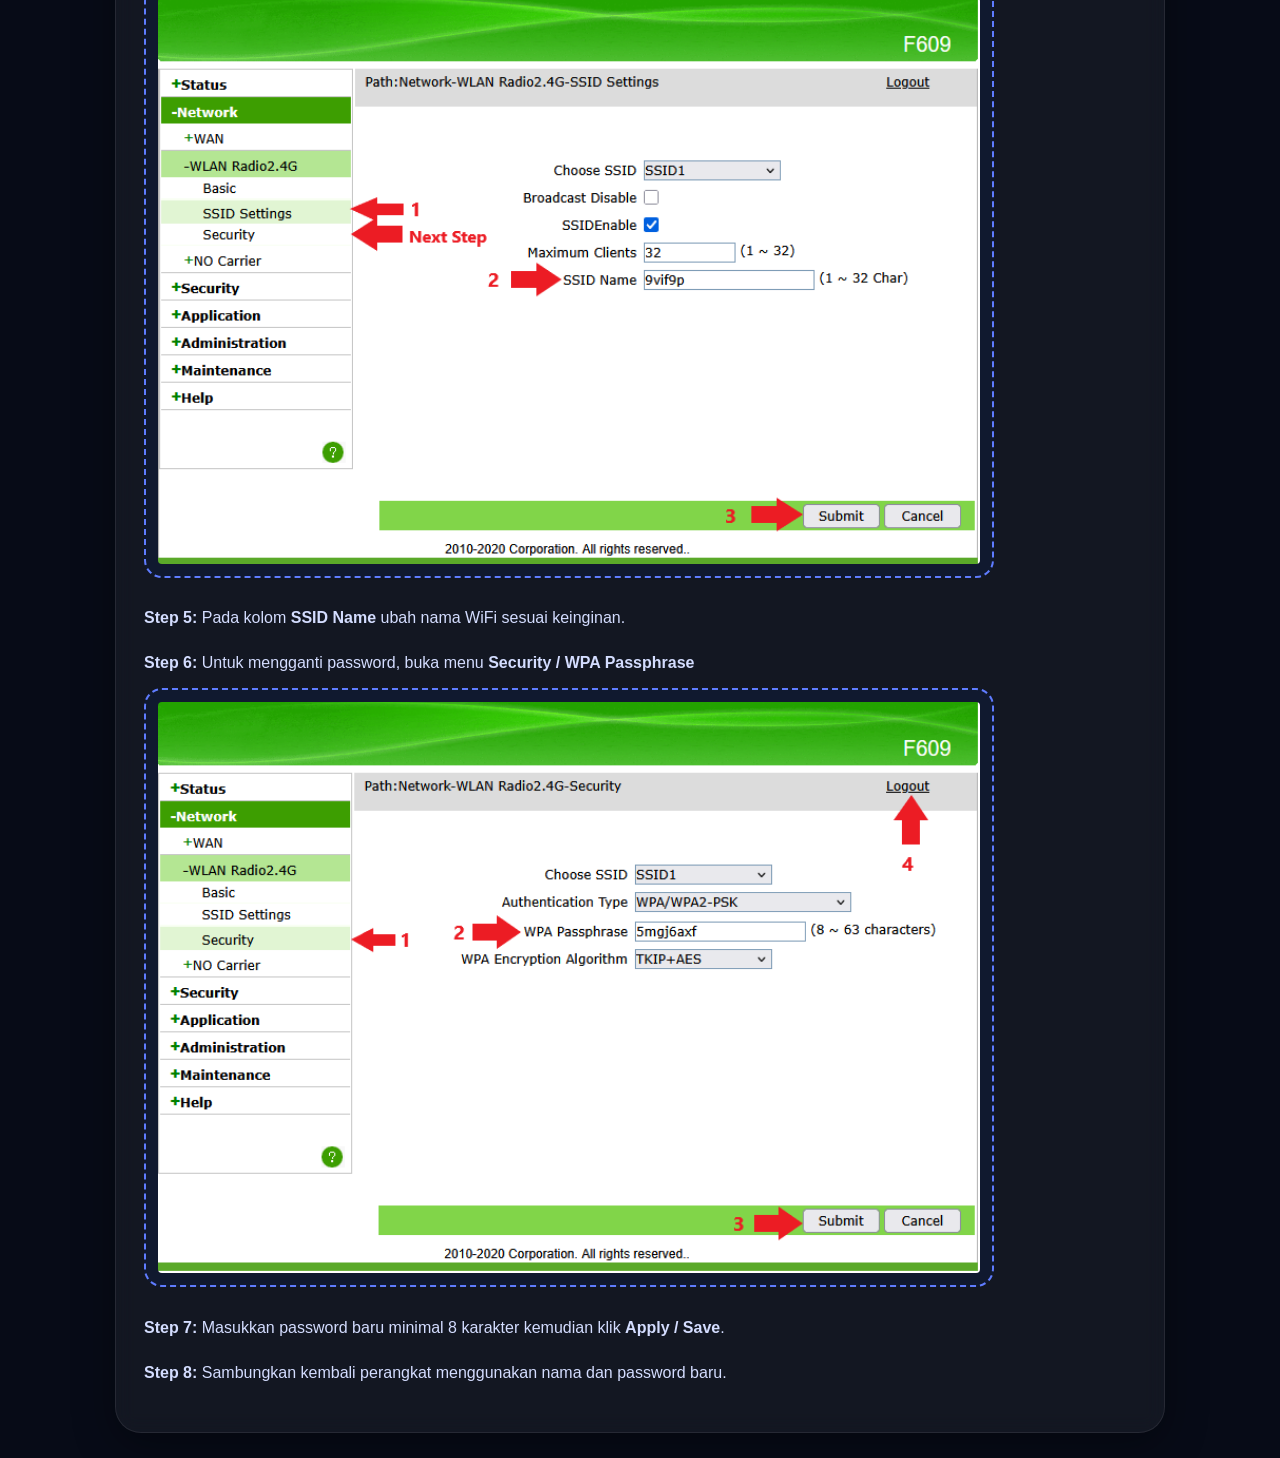
<file: zte-f609.html>
<!doctype html>
<html lang="id">
  <head>
    <meta charset="UTF-8" />
    <meta name="viewport" content="width=device-width, initial-scale=1.0" />
    <title>ZTE F609 | Setting Router</title>

    <style>
      * {
        margin: 0;
        padding: 0;
        box-sizing: border-box;
        font-family:
          Segoe UI,
          sans-serif;
      }

      body {
        background: #070b17;
        color: #fff;
        background-image: radial-gradient(circle at top, #1b2c61, #070Fb17 60%);
      }

      .container {
        max-width: 1100px;
        margin: auto;
        padding: 25px;
      }

      .hero {
        text-align: center;
        padding: 50px 20px;
      }

      .company {
        letter-spacing: 3px;
        color: #93aaff;
        font-size: 13px;
        margin-bottom: 12px;
      }

      .title {
        font-size: 48px;
        font-weight: 800;
        background: linear-gradient(90deg, #5eb6ff, #9d7cff);
        -webkit-background-clip: text;
        -webkit-text-fill-color: transparent;
      }

      .sub {
        color: #c0cbee;
        margin-top: 10px;
      }

      .card {
        background: rgba(255, 255, 255, 0.05);
        border: 1px solid rgba(255, 255, 255, 0.08);
        border-radius: 26px;
        padding: 28px;
        backdrop-filter: blur(10px);
        margin-top: 25px;
        box-shadow: 0 12px 40px rgba(0, 0, 0, 0.35);
      }

      .router-img {
        width: 100%;
        max-width: 420px;
        background: #fff;
        padding: 15px;
        border-radius: 20px;
        display: block;
        margin: 0 auto 25px;
      }

      .shot {
        width: 100%;
        max-width: 850px;
        background: #10192f;
        border: 2px dashed #5f7cff;
        border-radius: 18px;
        padding: 12px;
        margin-top: 12px;
      }

      .info {
        display: grid;
        grid-template-columns: repeat(auto-fit, minmax(200px, 1fr));
        gap: 15px;
        margin-bottom: 25px;
      }

      .box {
        background: rgba(255, 255, 255, 0.04);
        padding: 18px;
        border-radius: 18px;
      }

      .box h4 {
        color: #8fb0ff;
        margin-bottom: 8px;
      }

      .step {
        margin-bottom: 18px;
        line-height: 1.7;
        color: #d4ddff;
      }

      .back {
        color: #8ea8ff;
        text-decoration: none;
      }

      .back:hover {
        text-decoration: underline;
      }
    </style>
  </head>

  <body>
    <!-- Header -->
    <div class="hero">
      <div class="company">PT. RUBBY ADI SIS JI YUD</div>

      <div class="title">ZTE F609</div>

      <div class="sub">Panduan Mengganti Nama WiFi & Password</div>
    </div>

    <div class="container">
      <!-- Back Button -->
      <a class="back" href="zte.html"> ← Kembali ke Katalog ZTE </a>

      <!-- Main Card -->
      <div class="card">
        <!-- Router Image -->
        <img class="router-img" src="images/ztef609.png" alt="ZTE F609" />

        <!-- Login Info -->
        <div class="info">
          <div class="box">
            <h4>IP Login</h4>
            192.168.1.1
          </div>

          <div class="box">
            <h4>Username</h4>
            user
          </div>

          <div class="box">
            <h4>Password</h4>
            @admin123
          </div>
        </div>

        <!-- Steps -->
        <div class="step">
          <b>Step 1:</b>
          Hubungkan HP atau laptop ke WiFi modem ZTE F609.
        </div>

        <div class="step">
          <b>Step 2:</b>
          Buka browser lalu akses
          <b>192.168.1.1</b>.
        </div>

        <div class="step">
          <b>Step 3:</b>
          Login menggunakan username dan password modem:
          <br />
          <b>user / @admin123</b>

          <img class="shot" src="images/F609/loginf609.png" alt="Step 4" />
        </div>

        <div class="step">
          <b>Step 4:</b>
          Masuk ke menu
          <b>Network → WLAN → SSID Settings</b>

          <img class="shot" src="images/F609/ssidwlanf609.png" alt="Step 4" />
        </div>

        <div class="step">
          <b>Step 5:</b>
          Pada kolom
          <b>SSID Name</b>
          ubah nama WiFi sesuai keinginan.
        </div>

        <div class="step">
          <b>Step 6:</b>
          Untuk mengganti password, buka menu
          <b>Security / WPA Passphrase</b>

          <img class="shot" src="images/F609/securityf609.png" alt="Step 4" />
        </div>

        <div class="step">
          <b>Step 7:</b>
          Masukkan password baru minimal 8 karakter kemudian klik
          <b>Apply / Save</b>.
        </div>

        <div class="step">
          <b>Step 8:</b>
          Sambungkan kembali perangkat menggunakan nama dan password baru.
        </div>
      </div>
    </div>

    <script src="floating-wa.js"></script>
  </body>
</html>
</file>
<file: assets/css/style.css>
:root {
  color-scheme: dark;
  --bg: #071018;
  --panel: rgba(255, 255, 255, 0.07);
  --panel-strong: rgba(255, 255, 255, 0.12);
  --line: rgba(255, 255, 255, 0.14);
  --text: #f7fbff;
  --muted: #b9c9d8;
  --soft: #7f98ac;
  --blue: #2f80ed;
  --cyan: #22c7a9;
  --yellow: #f2c94c;
  --shadow: 0 20px 70px rgba(0, 0, 0, 0.34);
}

* {
  box-sizing: border-box;
  margin: 0;
  padding: 0;
}

html {
  scroll-behavior: smooth;
}

body {
  min-height: 100vh;
  background:
    radial-gradient(circle at 18% 0%, rgba(34, 199, 169, 0.2), transparent 28rem),
    radial-gradient(circle at 92% 8%, rgba(47, 128, 237, 0.22), transparent 30rem),
    var(--bg);
  color: var(--text);
  font-family: "Segoe UI", Arial, sans-serif;
  line-height: 1.6;
}

a {
  color: inherit;
  text-decoration: none;
}

button,
input {
  font: inherit;
}

.site-header {
  padding: 22px clamp(18px, 4vw, 54px) 28px;
}

.topbar {
  align-items: center;
  display: flex;
  justify-content: space-between;
  gap: 18px;
  margin: 0 auto;
  max-width: 1180px;
}

.brand {
  align-items: center;
  display: inline-flex;
  gap: 12px;
}

.brand-mark {
  align-items: center;
  background: linear-gradient(135deg, var(--cyan), var(--blue));
  border-radius: 8px;
  display: inline-flex;
  font-weight: 800;
  height: 42px;
  justify-content: center;
  width: 42px;
}

.brand strong,
.brand small {
  display: block;
}

.brand small,
.nav-links a,
.eyebrow {
  color: var(--muted);
}

.nav-links {
  display: flex;
  gap: 10px;
}

.nav-links a {
  border: 1px solid transparent;
  border-radius: 8px;
  padding: 9px 12px;
}

.nav-links a:hover {
  background: var(--panel);
  border-color: var(--line);
  color: var(--text);
}

.hero-section {
  align-items: center;
  display: grid;
  gap: 34px;
  grid-template-columns: minmax(0, 1.1fr) minmax(280px, 0.9fr);
  margin: 58px auto 0;
  max-width: 1180px;
}

.eyebrow {
  font-size: 0.8rem;
  font-weight: 800;
  letter-spacing: 0.18em;
  text-transform: uppercase;
}

.hero-copy h1 {
  font-size: clamp(3rem, 8vw, 6.3rem);
  line-height: 0.95;
  margin: 14px 0 18px;
}

.hero-text {
  color: var(--muted);
  font-size: clamp(1rem, 2vw, 1.22rem);
  max-width: 700px;
}

.hero-actions {
  display: flex;
  flex-wrap: wrap;
  gap: 12px;
  margin-top: 28px;
}

.btn {
  align-items: center;
  border: 1px solid transparent;
  border-radius: 8px;
  cursor: pointer;
  display: inline-flex;
  font-weight: 800;
  justify-content: center;
  min-height: 44px;
  padding: 11px 16px;
}

.btn.primary,
.btn.card-btn {
  background: linear-gradient(135deg, var(--blue), var(--cyan));
  color: #fff;
}

.btn.secondary {
  background: rgba(255, 255, 255, 0.08);
  border-color: var(--line);
}

.btn.disabled {
  background: rgba(255, 255, 255, 0.09);
  color: var(--soft);
  cursor: not-allowed;
}

.hero-panel {
  background: linear-gradient(145deg, rgba(255, 255, 255, 0.14), rgba(255, 255, 255, 0.04));
  border: 1px solid var(--line);
  border-radius: 8px;
  box-shadow: var(--shadow);
  padding: 18px;
}

.status-card {
  align-items: center;
  display: grid;
  gap: 2px 10px;
  grid-template-columns: auto 1fr;
  margin-bottom: 16px;
}

.status-card strong {
  grid-column: 2;
}

.status-dot {
  background: var(--cyan);
  border-radius: 999px;
  box-shadow: 0 0 0 6px rgba(34, 199, 169, 0.14);
  height: 11px;
  width: 11px;
}

.router-preview {
  background: #fff;
  border-radius: 8px;
  padding: 14px;
}

.router-preview img,
.card img {
  display: block;
  width: 100%;
}

.router-preview img {
  aspect-ratio: 16 / 11;
  object-fit: contain;
}

.container {
  margin: 0 auto;
  max-width: 1180px;
  padding: 18px clamp(18px, 4vw, 54px) 0;
}

.search-section,
.catalog-section,
.popular,
.help-section {
  margin-top: 46px;
}

.section-heading {
  margin-bottom: 18px;
}

.section-heading h2,
.help-section h2 {
  font-size: clamp(1.55rem, 3vw, 2.35rem);
  line-height: 1.15;
  margin-top: 5px;
}

.searchbox {
  max-width: 760px;
}

.searchbox input {
  background: rgba(255, 255, 255, 0.09);
  border: 1px solid var(--line);
  border-radius: 8px;
  color: #fff;
  outline: none;
  padding: 17px 18px;
  width: 100%;
}

.searchbox input:focus {
  border-color: rgba(34, 199, 169, 0.72);
  box-shadow: 0 0 0 4px rgba(34, 199, 169, 0.12);
}

.results {
  background: rgba(255, 255, 255, 0.08);
  border: 1px solid var(--line);
  border-radius: 8px;
  display: none;
  margin-top: 12px;
  max-width: 760px;
  overflow: hidden;
}

.result-item {
  border-bottom: 1px solid var(--line);
}

.result-item:last-child {
  border-bottom: 0;
}

.result-item a,
.result-item span {
  display: block;
  padding: 14px 16px;
}

.result-item a:hover {
  background: var(--panel-strong);
}

.cards {
  display: grid;
  gap: 18px;
  grid-template-columns: repeat(4, minmax(0, 1fr));
}

.card {
  background: var(--panel);
  border: 1px solid var(--line);
  border-radius: 8px;
  overflow: hidden;
}

.card.muted {
  opacity: 0.72;
}

.card img {
  aspect-ratio: 4 / 3;
  background: #fff;
  object-fit: contain;
  padding: 12px;
}

.content {
  padding: 17px;
}

.content h3 {
  font-size: 1.35rem;
  margin: 12px 0 4px;
}

.content p,
.help-section p {
  color: var(--muted);
}

.card-btn {
  margin-top: 18px;
  width: 100%;
}

.pill {
  border-radius: 999px;
  display: inline-flex;
  font-size: 0.76rem;
  font-weight: 800;
  padding: 5px 9px;
}

.pill.available {
  background: rgba(34, 199, 169, 0.16);
  color: #8ff3de;
}

.pill.pending {
  background: rgba(242, 201, 76, 0.14);
  color: #ffe08a;
}

.popular-list {
  display: flex;
  flex-wrap: wrap;
  gap: 10px;
}

.tag {
  background: rgba(255, 255, 255, 0.08);
  border: 1px solid var(--line);
  border-radius: 8px;
  color: #d7e7f5;
  font-weight: 700;
  padding: 11px 14px;
}

.tag:hover {
  background: var(--panel-strong);
}

.help-section {
  align-items: center;
  background: linear-gradient(135deg, rgba(47, 128, 237, 0.16), rgba(34, 199, 169, 0.12));
  border: 1px solid var(--line);
  border-radius: 8px;
  display: flex;
  gap: 18px;
  justify-content: space-between;
  padding: clamp(20px, 4vw, 34px);
}

.help-section p {
  max-width: 720px;
}

.guide-layout {
  display: grid;
  gap: 18px;
  grid-template-columns: minmax(0, 1fr) 320px;
  margin-top: 46px;
}

.guide-card,
.summary-card {
  background: var(--panel);
  border: 1px solid var(--line);
  border-radius: 8px;
  padding: clamp(18px, 3vw, 28px);
}

.summary-card {
  align-self: start;
  position: sticky;
  top: 18px;
}

.guide-card h2,
.summary-card h2 {
  font-size: clamp(1.45rem, 3vw, 2rem);
  line-height: 1.2;
  margin-bottom: 12px;
}

.guide-card p,
.summary-card p,
.step p {
  color: var(--muted);
}

.device-image,
.step img {
  background: #fff;
  border-radius: 8px;
  display: block;
  object-fit: contain;
  width: 100%;
}

.device-image {
  aspect-ratio: 16 / 10;
  margin-top: 18px;
  padding: 14px;
}

.step-list {
  display: grid;
  gap: 14px;
  margin-top: 18px;
}

.step {
  background: rgba(255, 255, 255, 0.05);
  border: 1px solid var(--line);
  border-radius: 8px;
  padding: 18px;
}

.step h3 {
  align-items: center;
  display: flex;
  gap: 10px;
  margin-bottom: 8px;
}

.step-number {
  align-items: center;
  background: linear-gradient(135deg, var(--blue), var(--cyan));
  border-radius: 999px;
  display: inline-flex;
  flex: 0 0 auto;
  font-size: 0.9rem;
  height: 34px;
  justify-content: center;
  width: 34px;
}

.step img {
  margin-top: 14px;
  max-height: 520px;
  padding: 10px;
}

.info-grid {
  display: grid;
  gap: 10px;
  margin-top: 16px;
}

.info-box {
  background: rgba(255, 255, 255, 0.06);
  border: 1px solid var(--line);
  border-radius: 8px;
  padding: 12px;
}

.info-box span {
  color: var(--soft);
  display: block;
  font-size: 0.82rem;
  font-weight: 700;
  margin-bottom: 2px;
}

.footer {
  border-top: 1px solid var(--line);
  color: var(--soft);
  margin-top: 58px;
  padding: 28px 18px 34px;
  text-align: center;
}

@media (max-width: 980px) {
  .hero-section {
    grid-template-columns: 1fr;
  }

  .guide-layout {
    grid-template-columns: 1fr;
  }

  .summary-card {
    position: static;
  }

  .cards {
    grid-template-columns: repeat(2, minmax(0, 1fr));
  }
}

@media (max-width: 640px) {
  .site-header {
    padding-top: 16px;
  }

  .topbar,
  .help-section {
    align-items: flex-start;
    flex-direction: column;
  }

  .nav-links {
    overflow-x: auto;
    padding-bottom: 4px;
    width: 100%;
  }

  .hero-section {
    margin-top: 38px;
  }

  .hero-copy h1 {
    font-size: clamp(2.8rem, 16vw, 4.6rem);
  }

  .cards {
    grid-template-columns: 1fr;
  }

  .hero-actions,
  .hero-actions .btn,
  .help-section .btn {
    width: 100%;
  }
}
</file>
